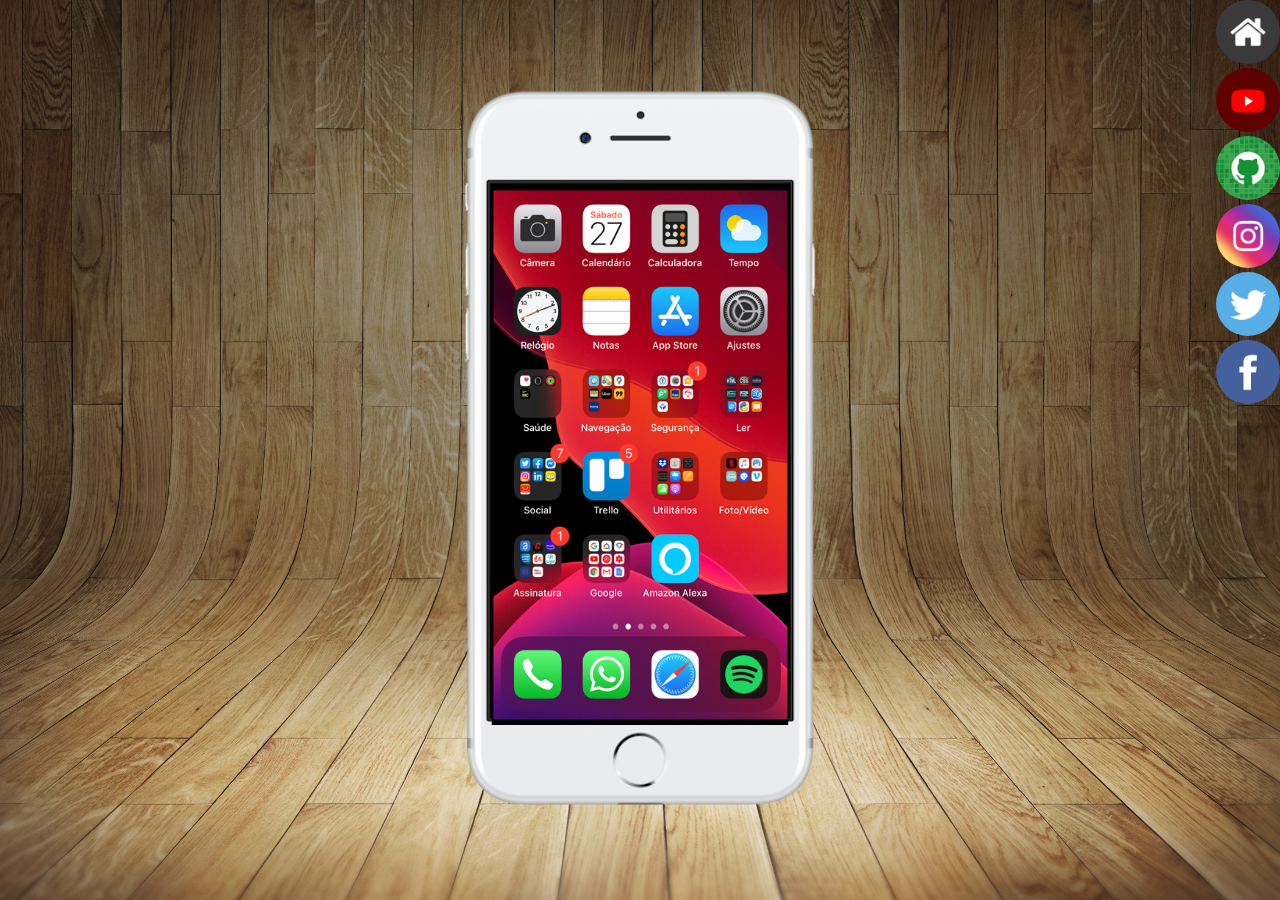
<file: index.html>
<!DOCTYPE html>
<html lang="pt-br">
<head>
    <meta charset="UTF-8">
    <meta http-equiv="X-UA-Compatible" content="IE=edge">
    <meta name="viewport" content="width=device-width, initial-scale=1.0">
    <title>Redes Sociais de ph-fullstack</title>
    <link rel="shortcut icon" href="imagens/favicon.ico" type="image/x-icon">
    <link rel="stylesheet" href="style/style.css">
</head>
<body>

    <main>

        <img src="imagens/frame-iphone.png" alt="iphone" class="iphone">

        <iframe src="telas/home.html" name="iframe" class="tela">
            <p style="color: white;">Seu navegador não é compatível com iframes</p>
        </iframe>

    </main>

    <nav>
        <ul>
            <li>
                <a href="telas/home.html" target="iframe"><img src="imagens/logo-home.jpg" alt="home" class="icones"></a>
            </li>

            <li>
                <a href="telas/youtube.html" target="iframe"><img src="imagens/logo-youtube.jpg" alt="youtube" class="icones"></a>
            </li>

            <li>
                <a href="telas/github.html" target="iframe"><img src="imagens/logo-github.jpg" alt="github" class="icones"></a>
            </li>

            <li>
                <a href="telas/instagram.html" target="iframe"><img src="imagens/logo-instagram.jpg" alt="instagram" class="icones"></a>
            </li>

            <li>
                <a href="telas/twitter.html" target="iframe"><img src="imagens/logo-twitter.jpg" alt="twitter" class="icones"></a>
            </li>

            <li>
                <a href="telas/facebook.html" target="iframe"><img src="imagens/logo-facebook.jpg" alt="facebook" class="icones"></a>
            </li>
        </ul>
    </nav>
</body>
</html>
</file>
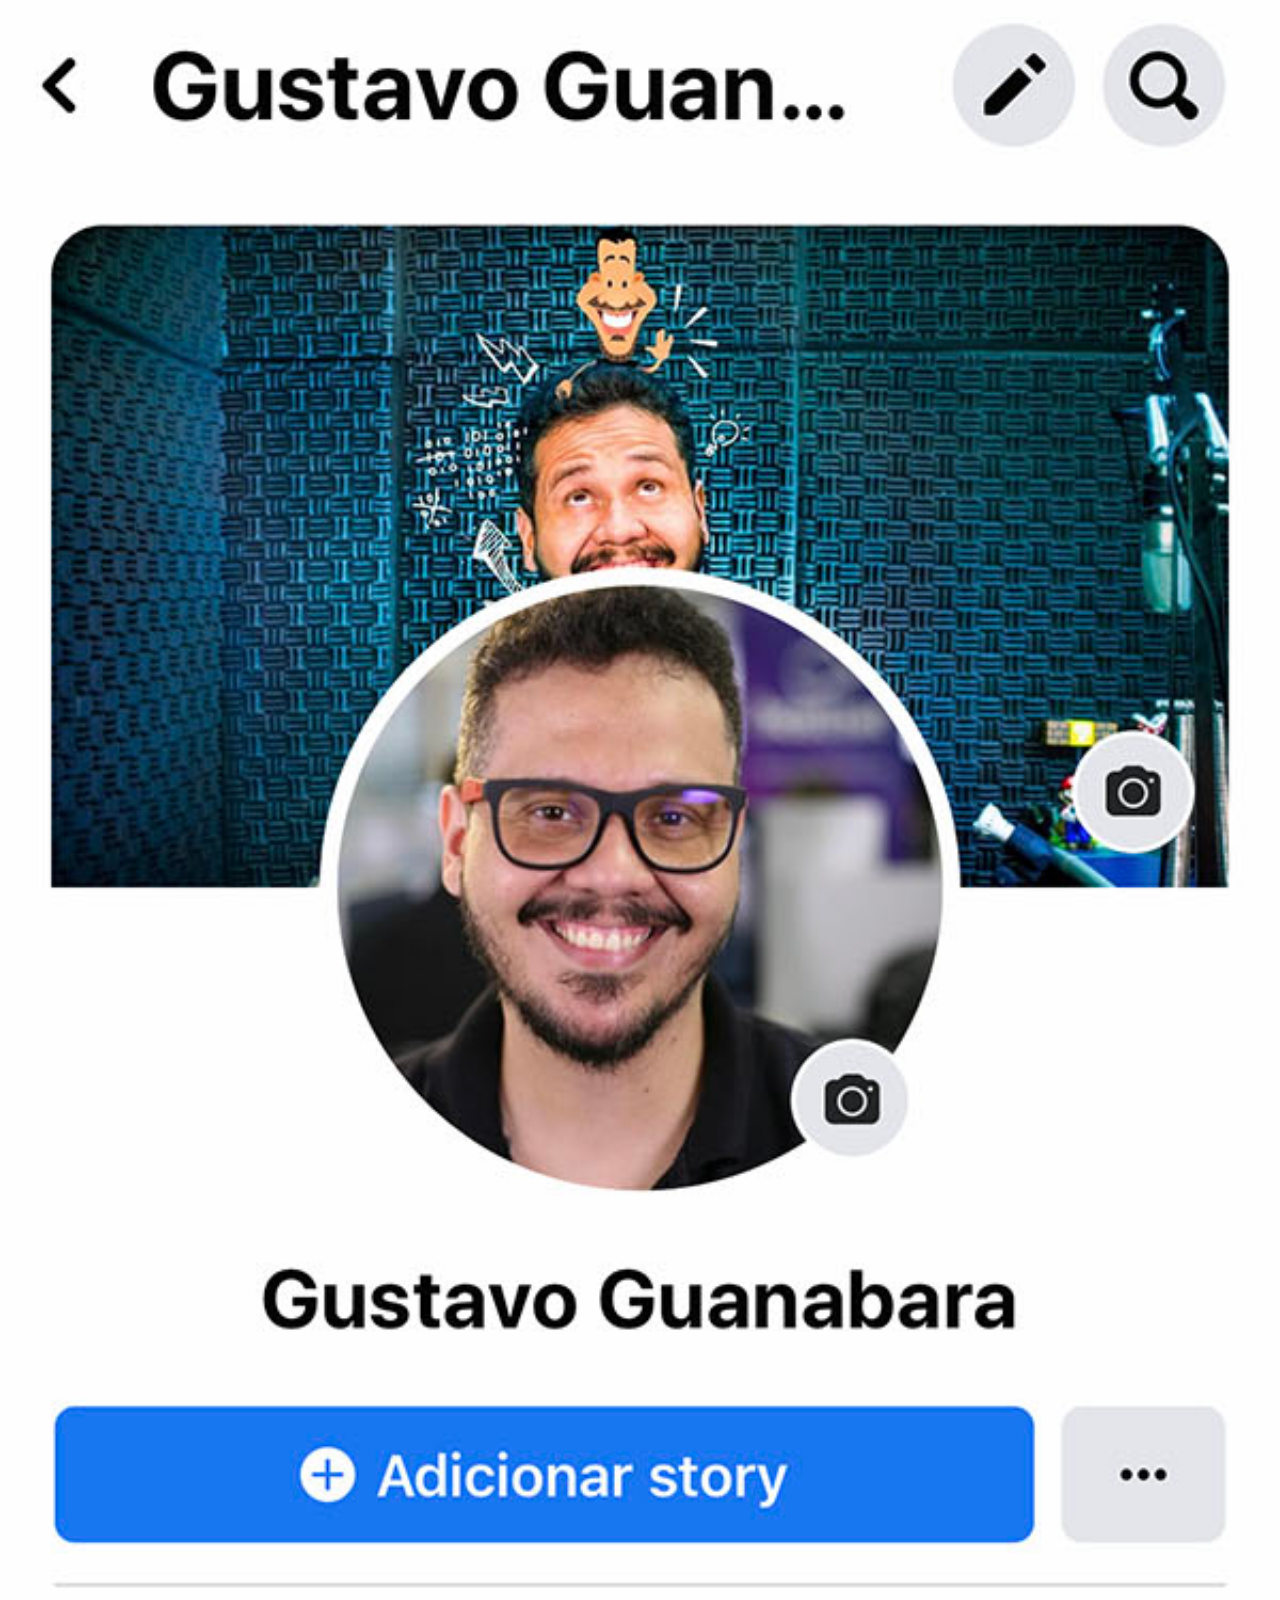
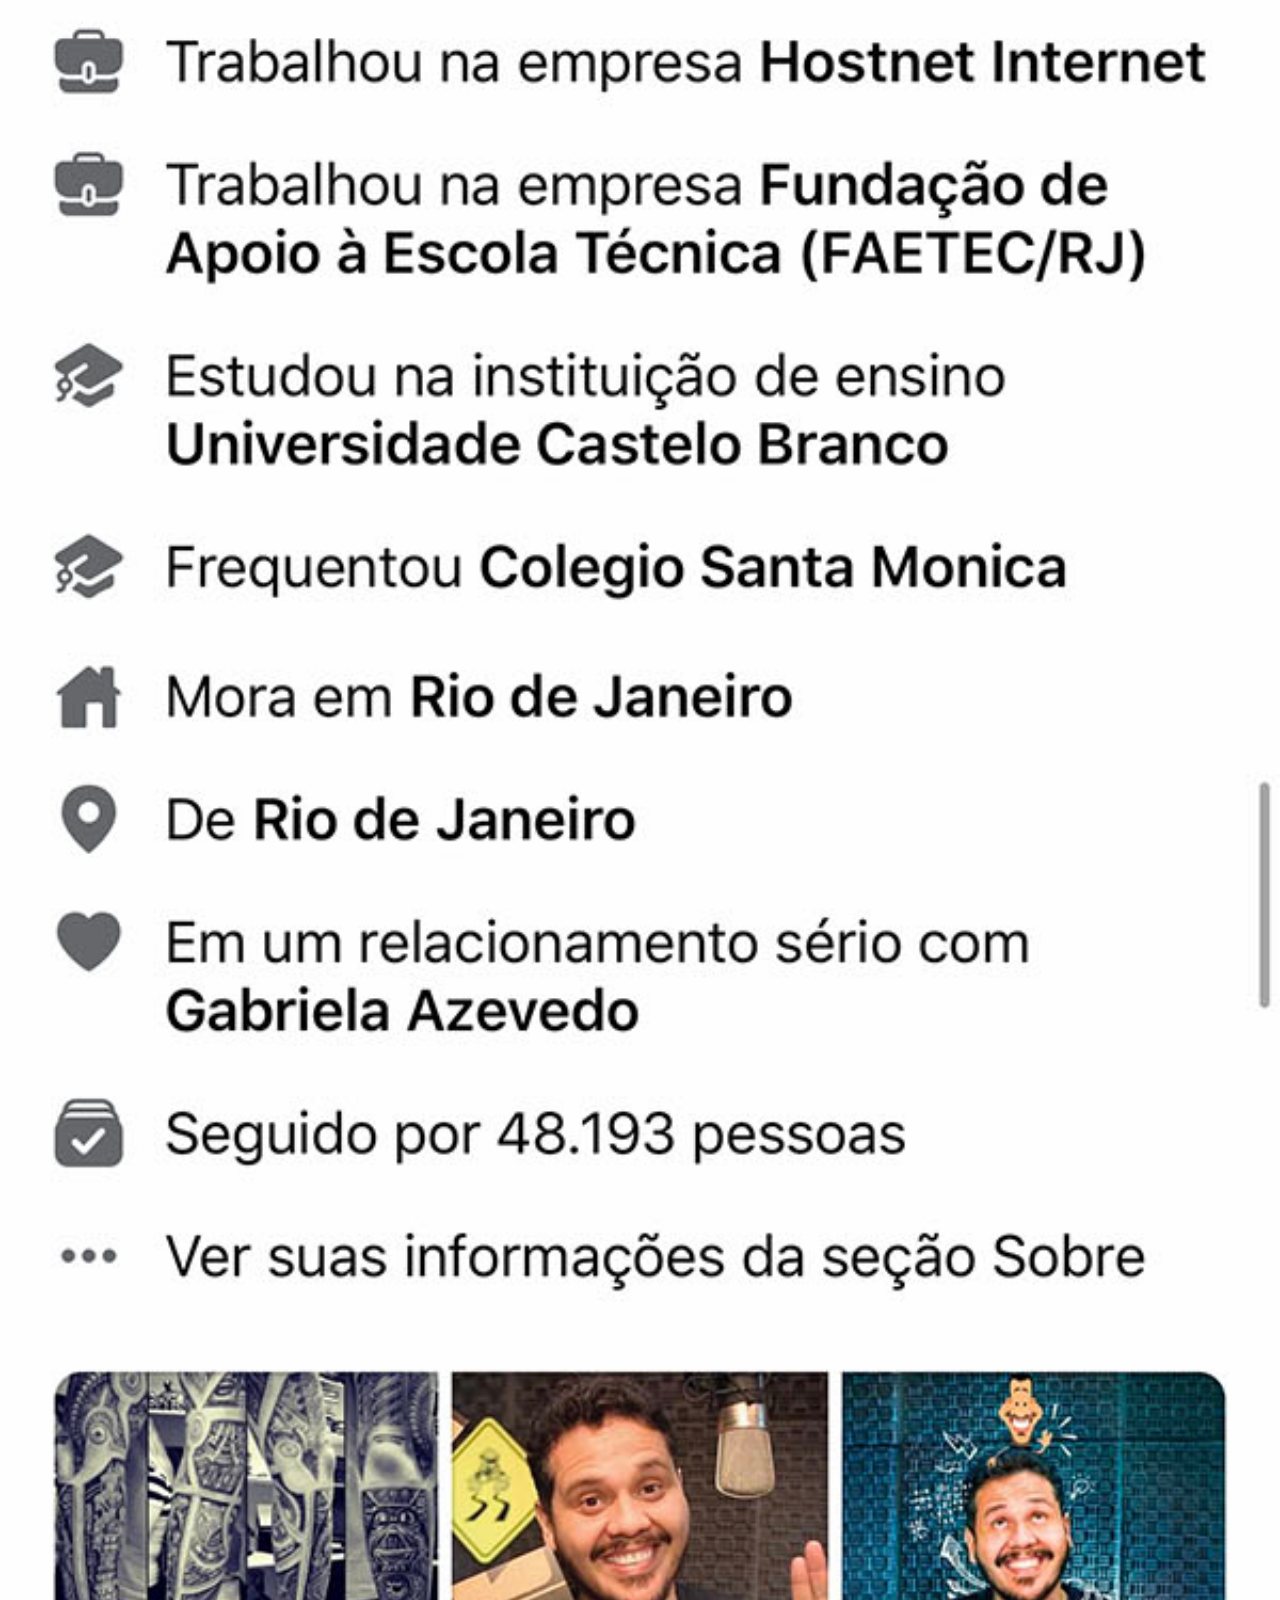
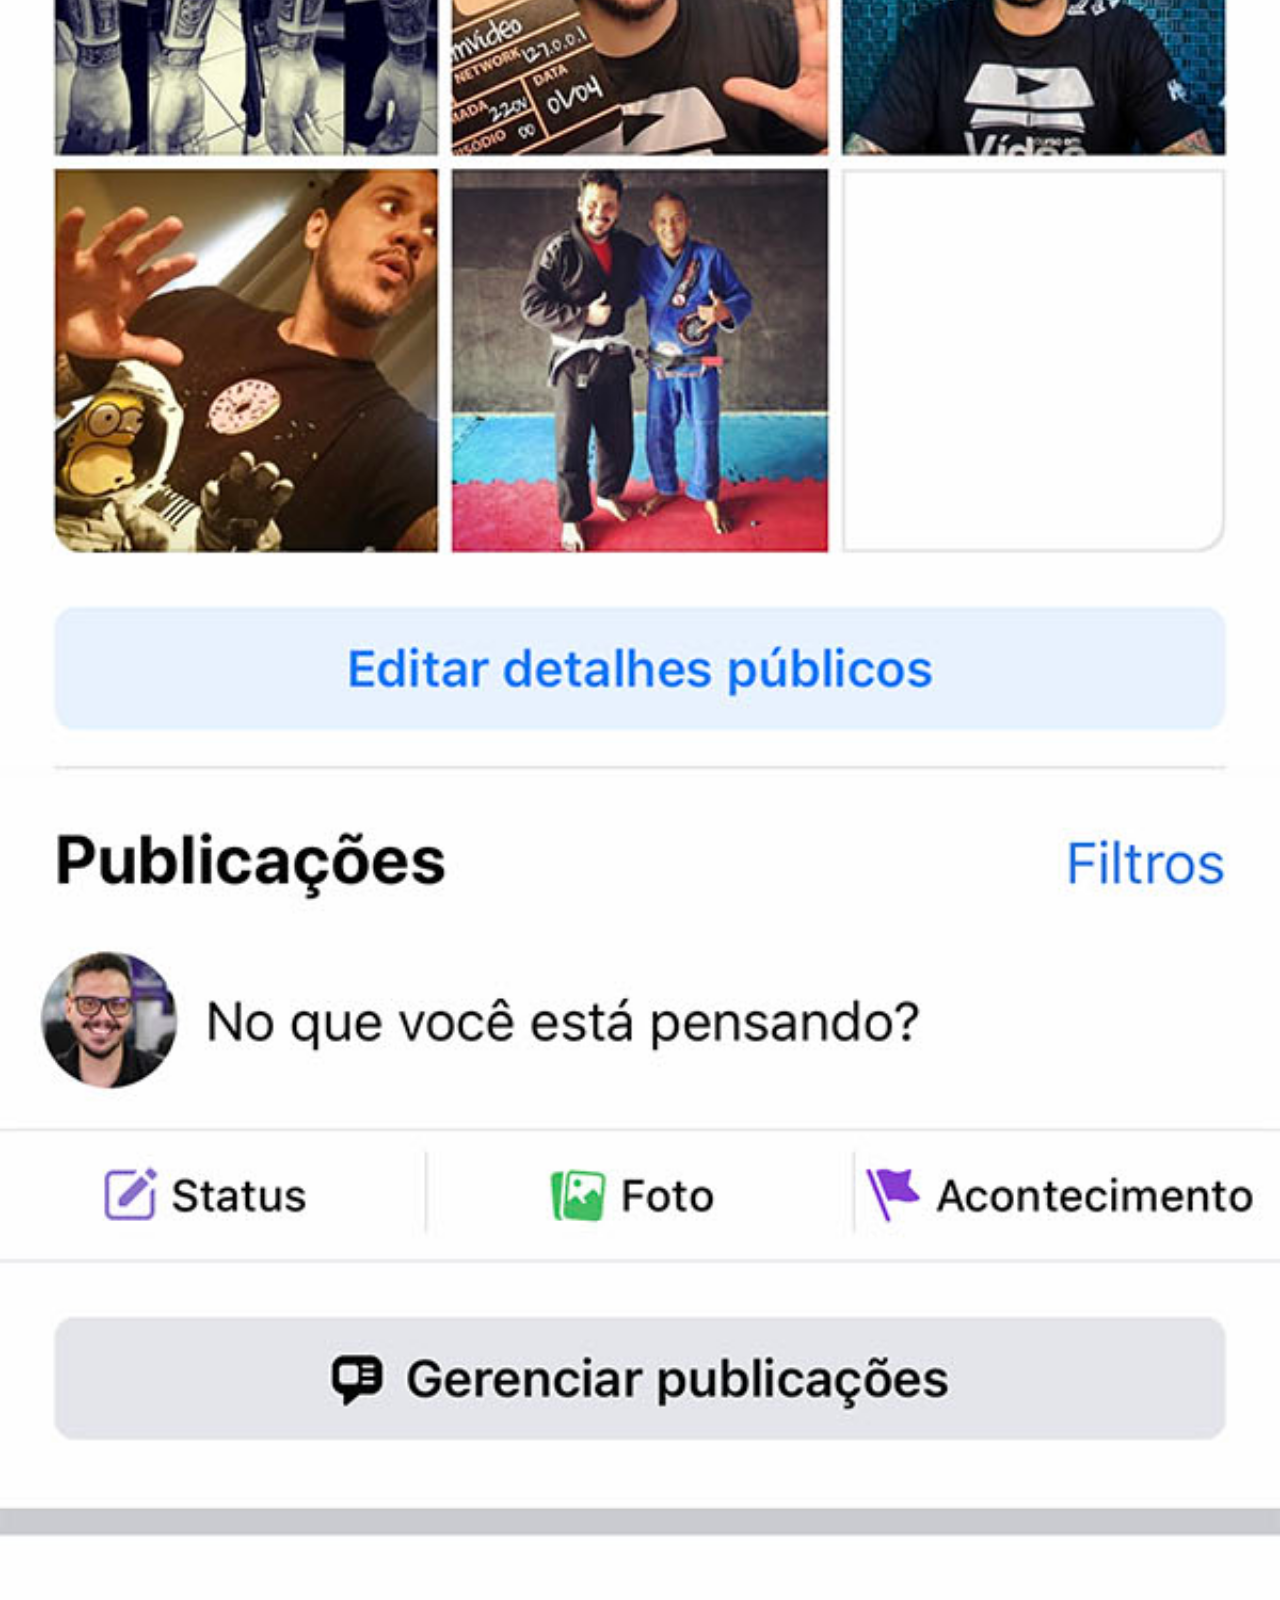
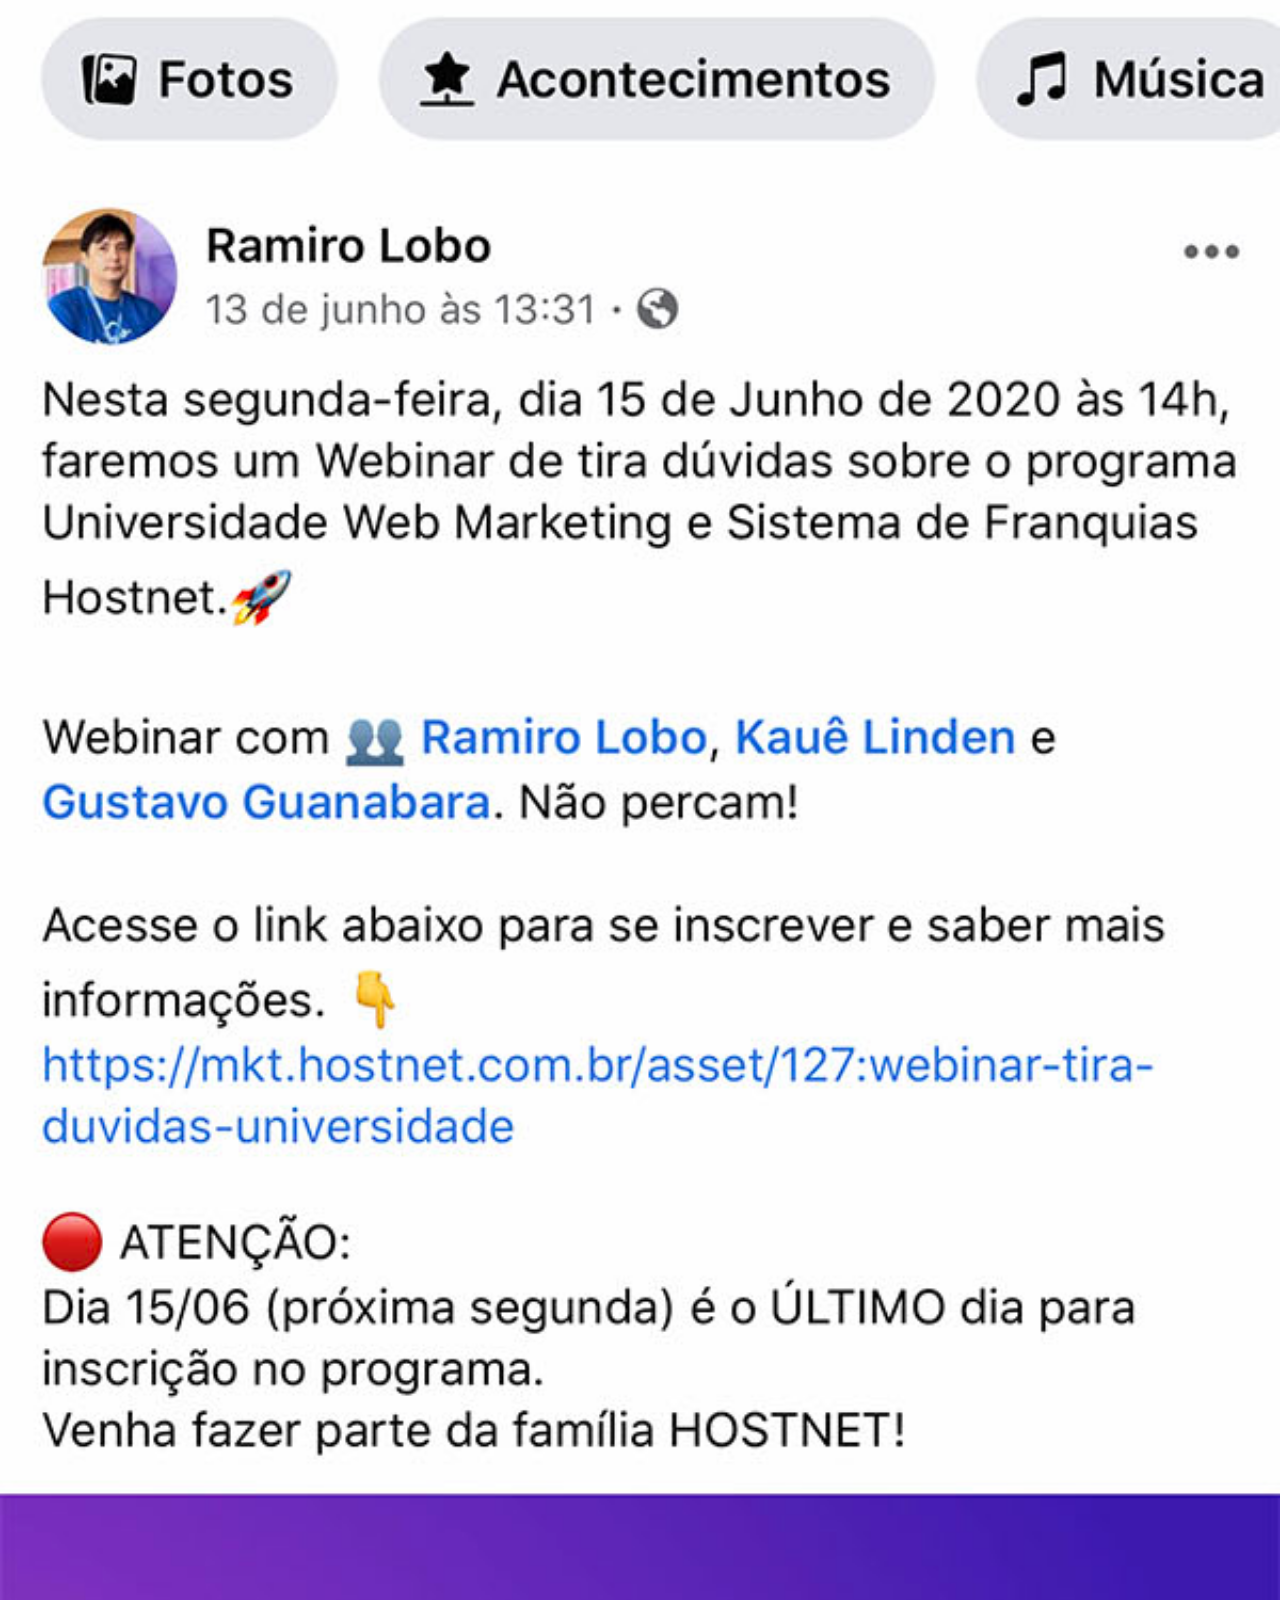
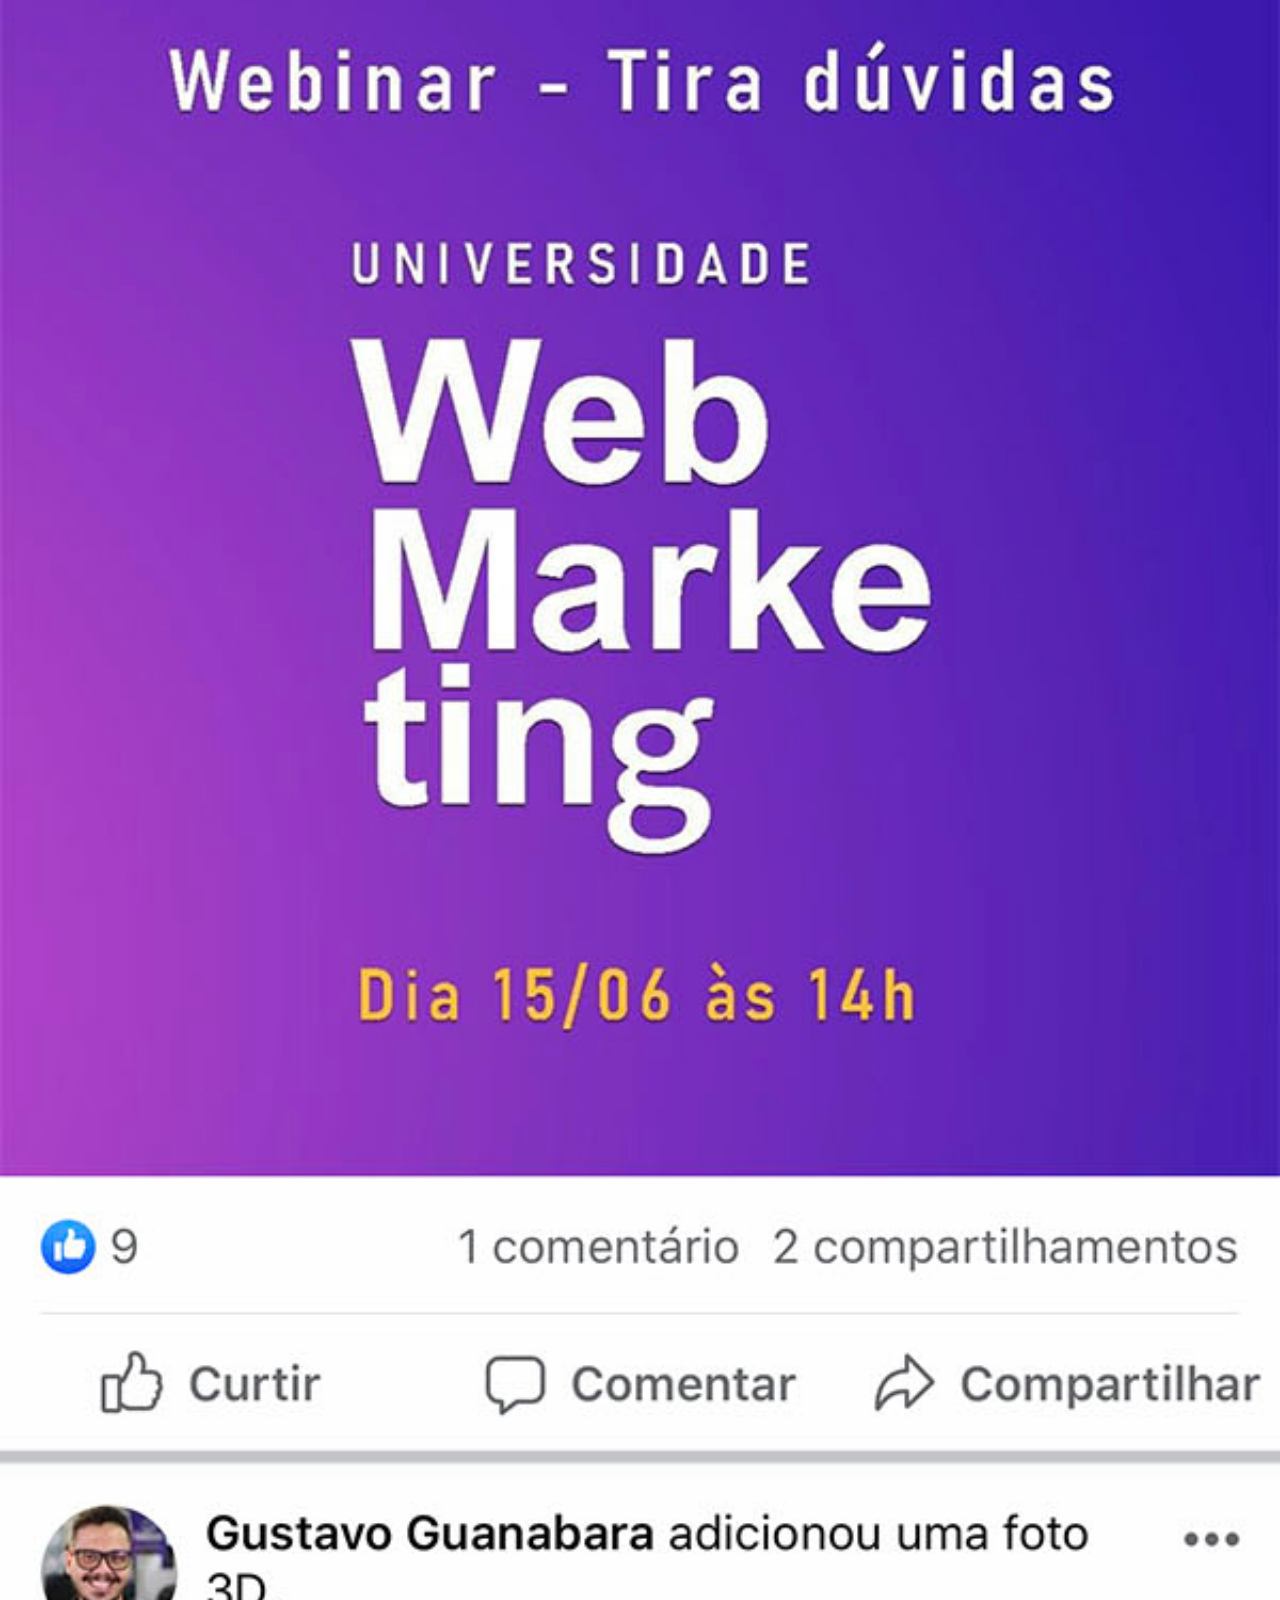
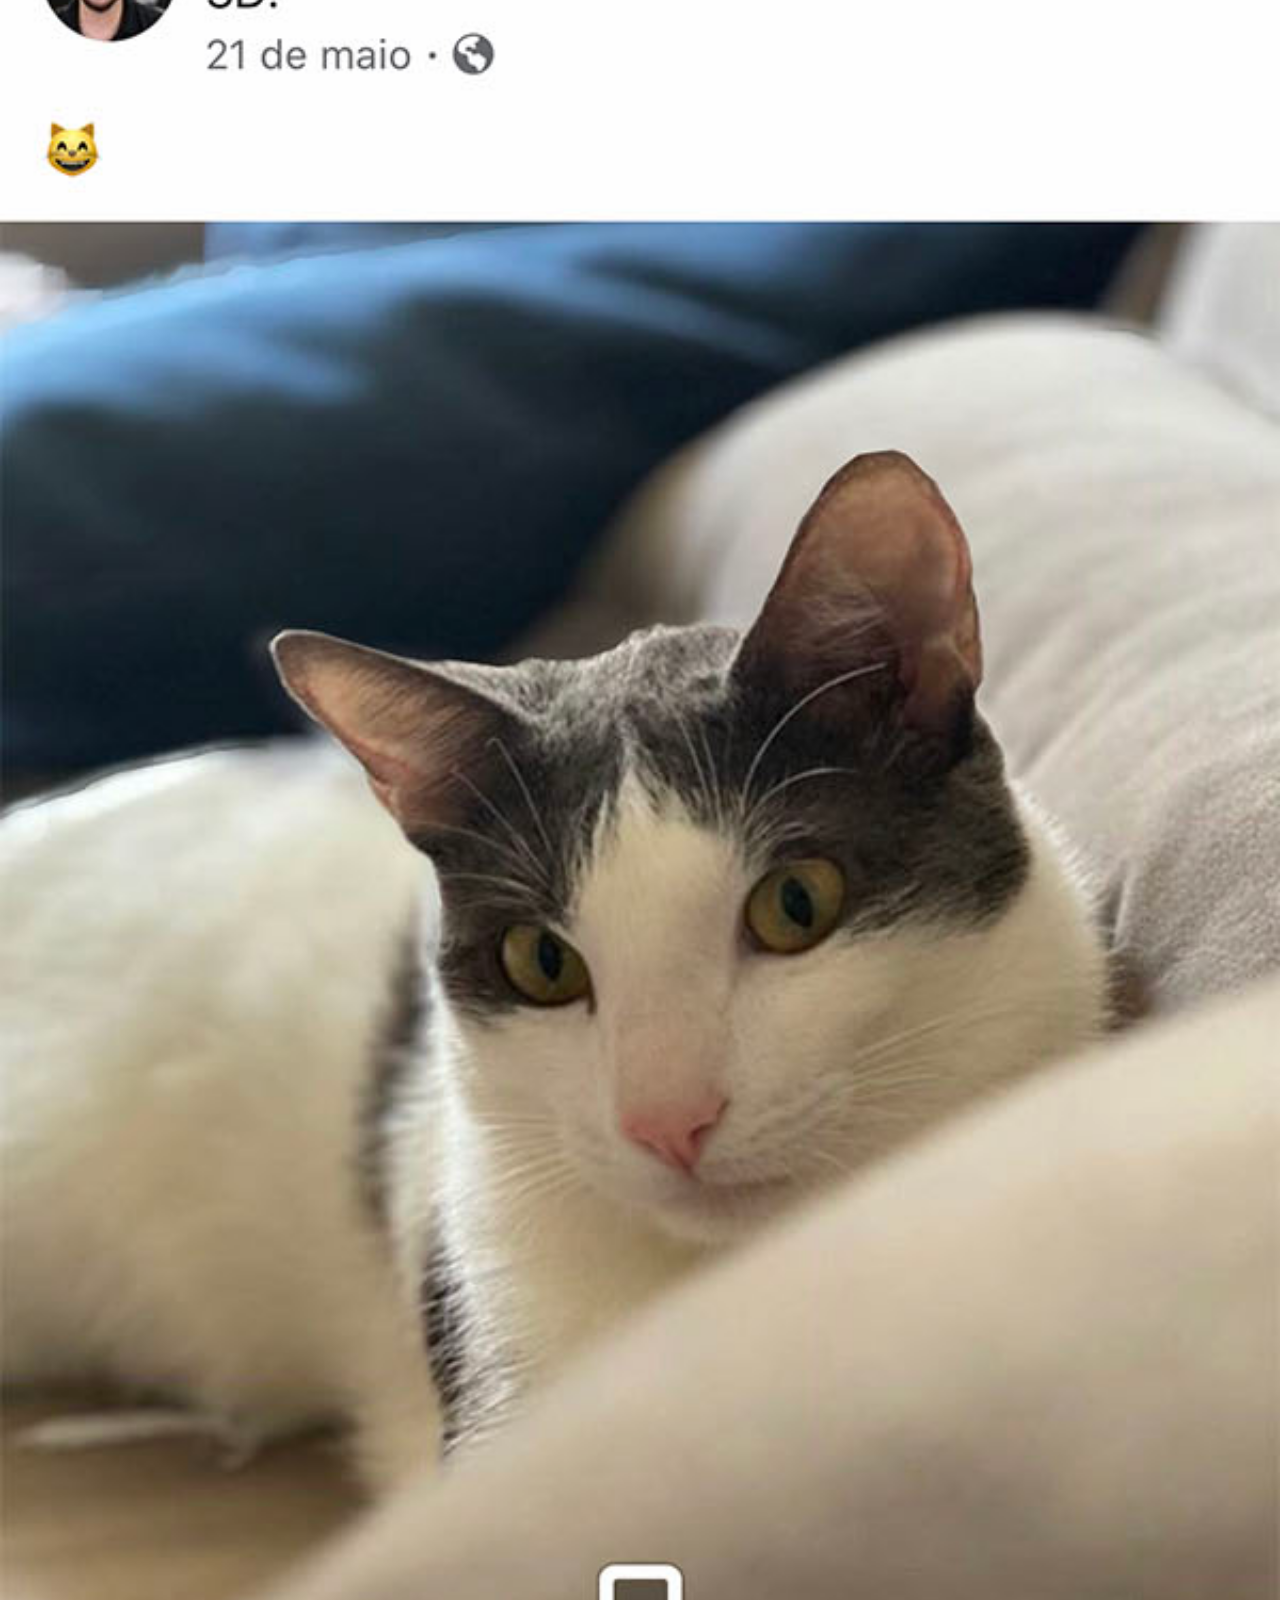
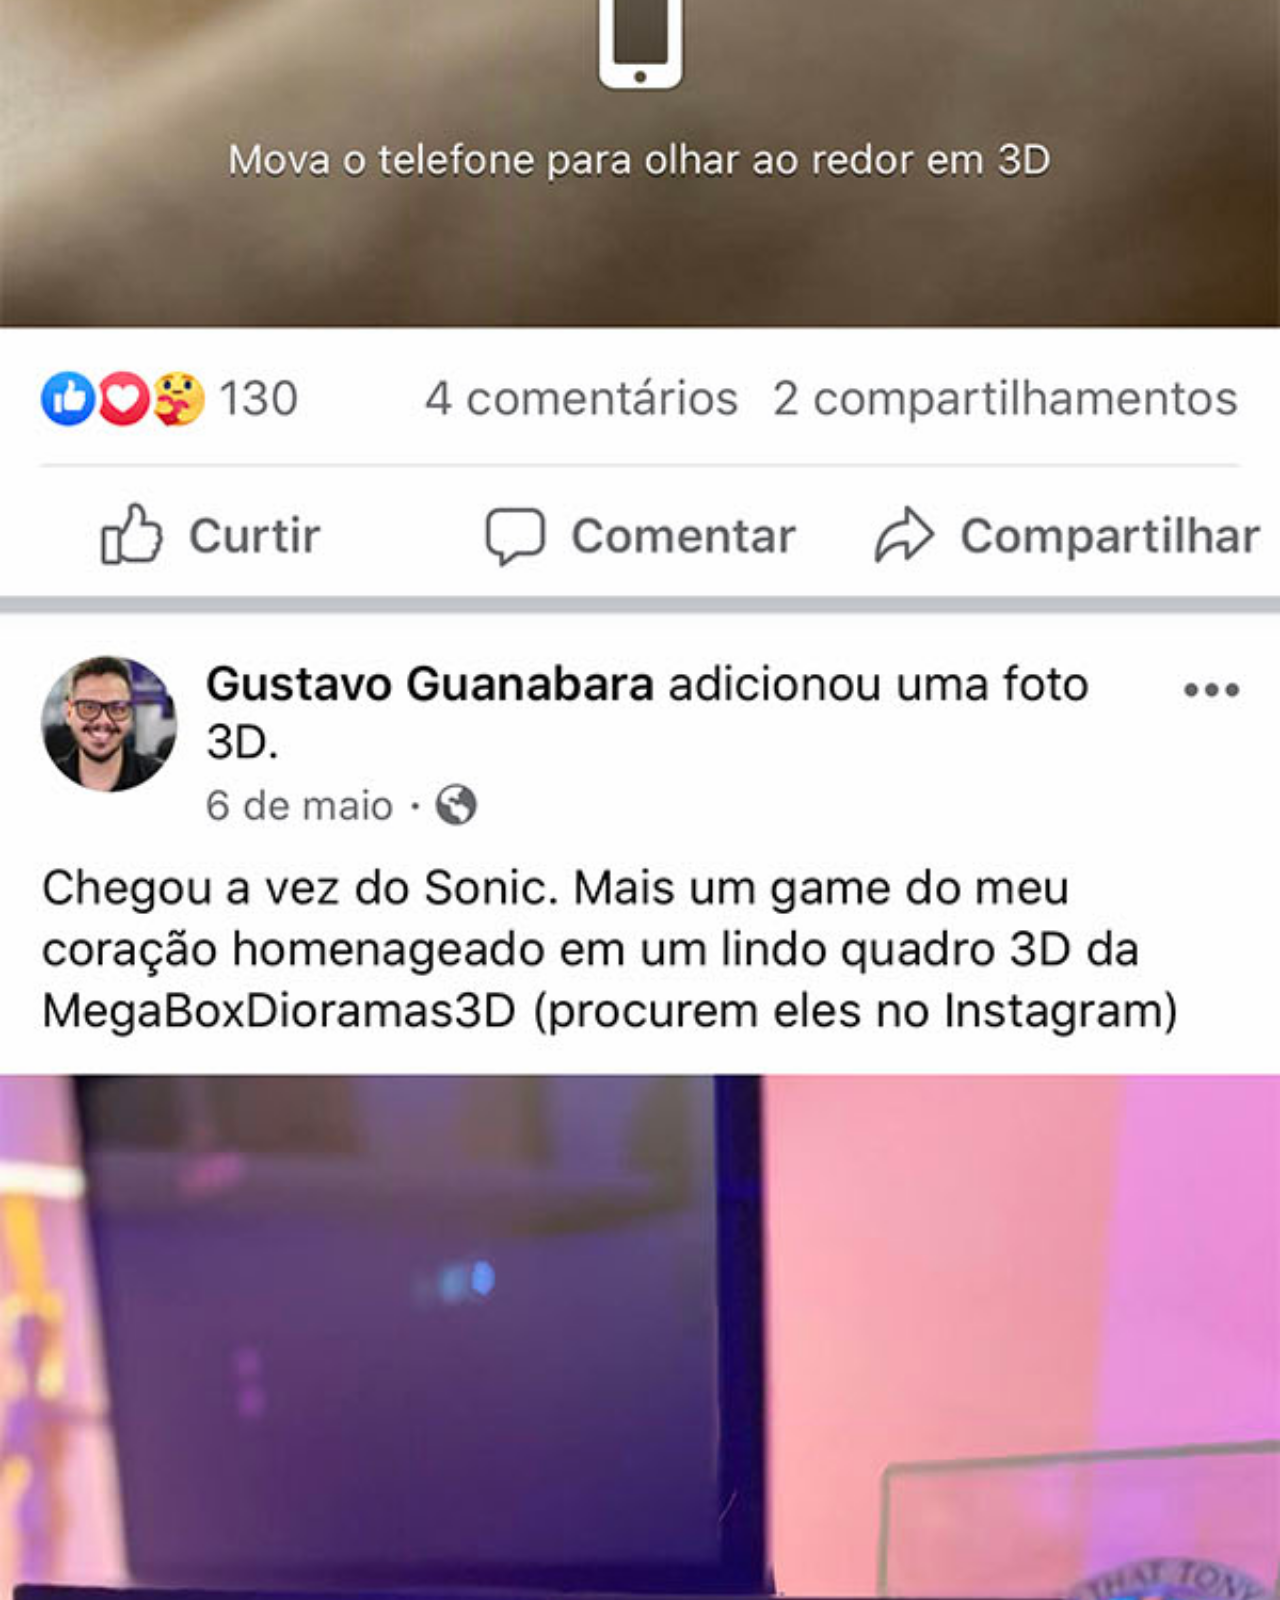
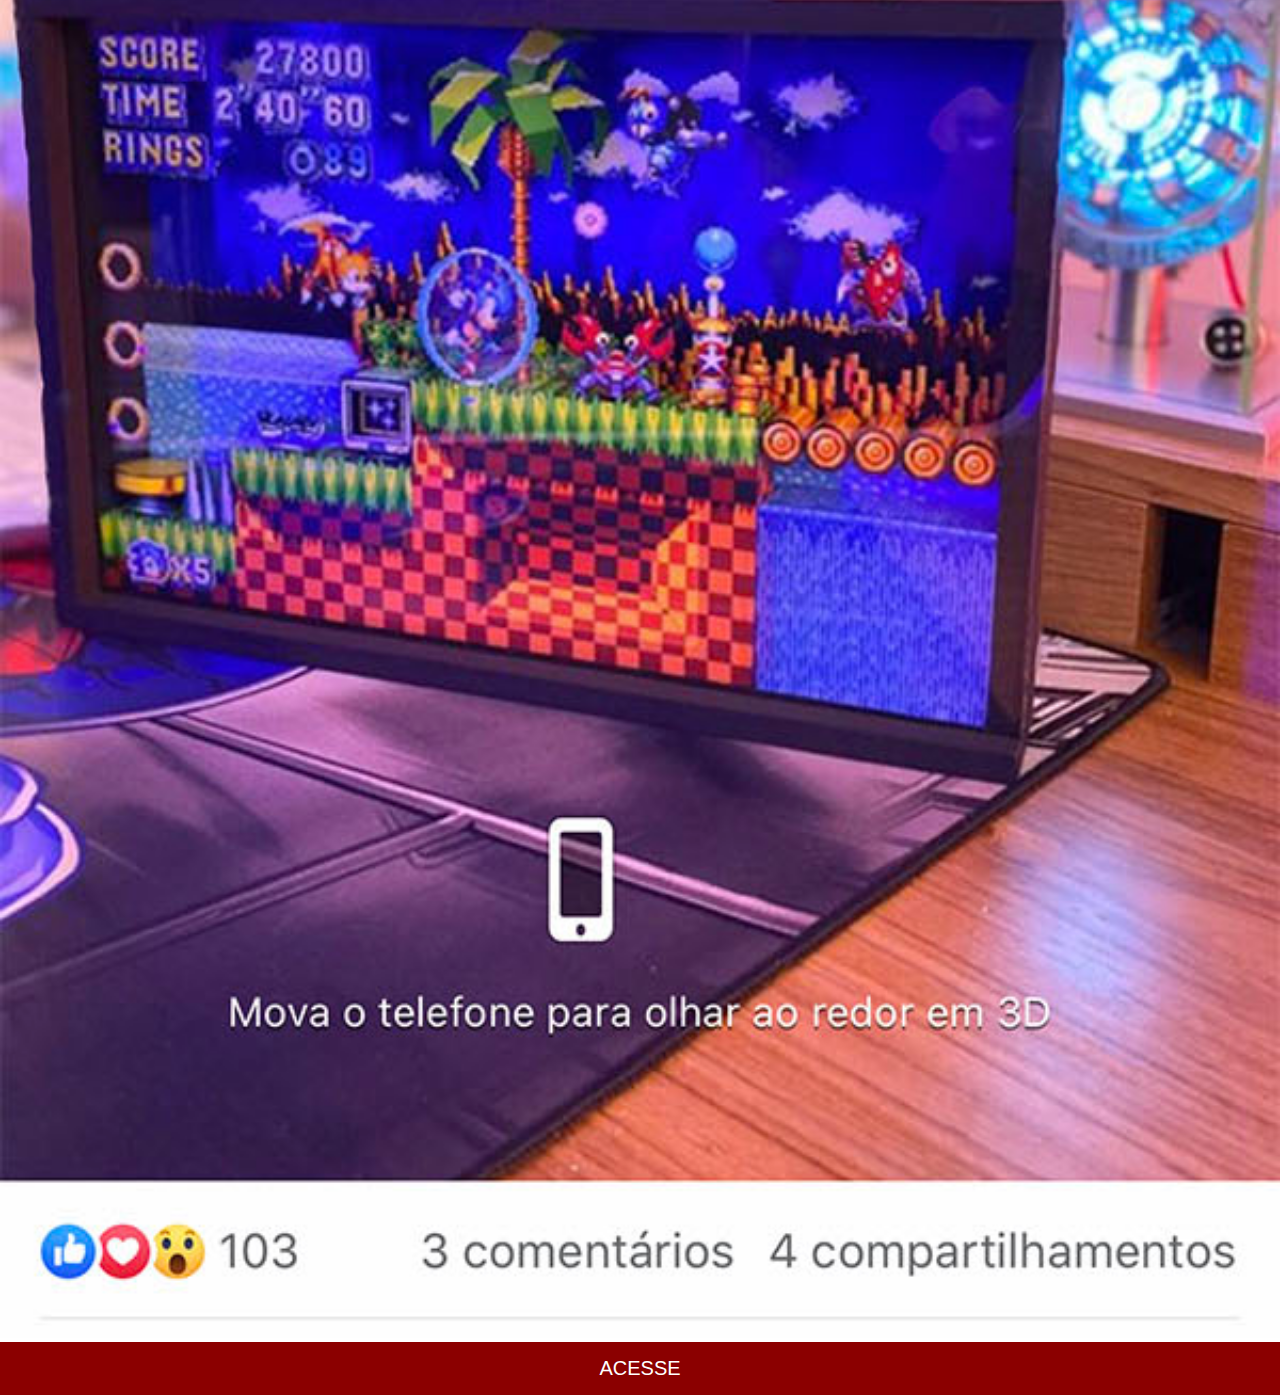
<file: telas/facebook.html>
<!DOCTYPE html>
<html lang="pt-br">
<head>
    <meta charset="UTF-8">
    <meta http-equiv="X-UA-Compatible" content="IE=edge">
    <meta name="viewport" content="width=device-width, initial-scale=1.0">
    <title>Document</title>
    <link rel="stylesheet" href="../style/facebook.css">
</head>
<body>

    <main>
        <img src="../imagens/tela-facebook.jpg" alt="página do facebook">
        <a href="https://www.facebook.com/gustavoguanabara" target="_blank" rel="external">
            <div>
                <p>ACESSE</p>
            </div>
        </a>
    </main>

</body>
</html>
</file>
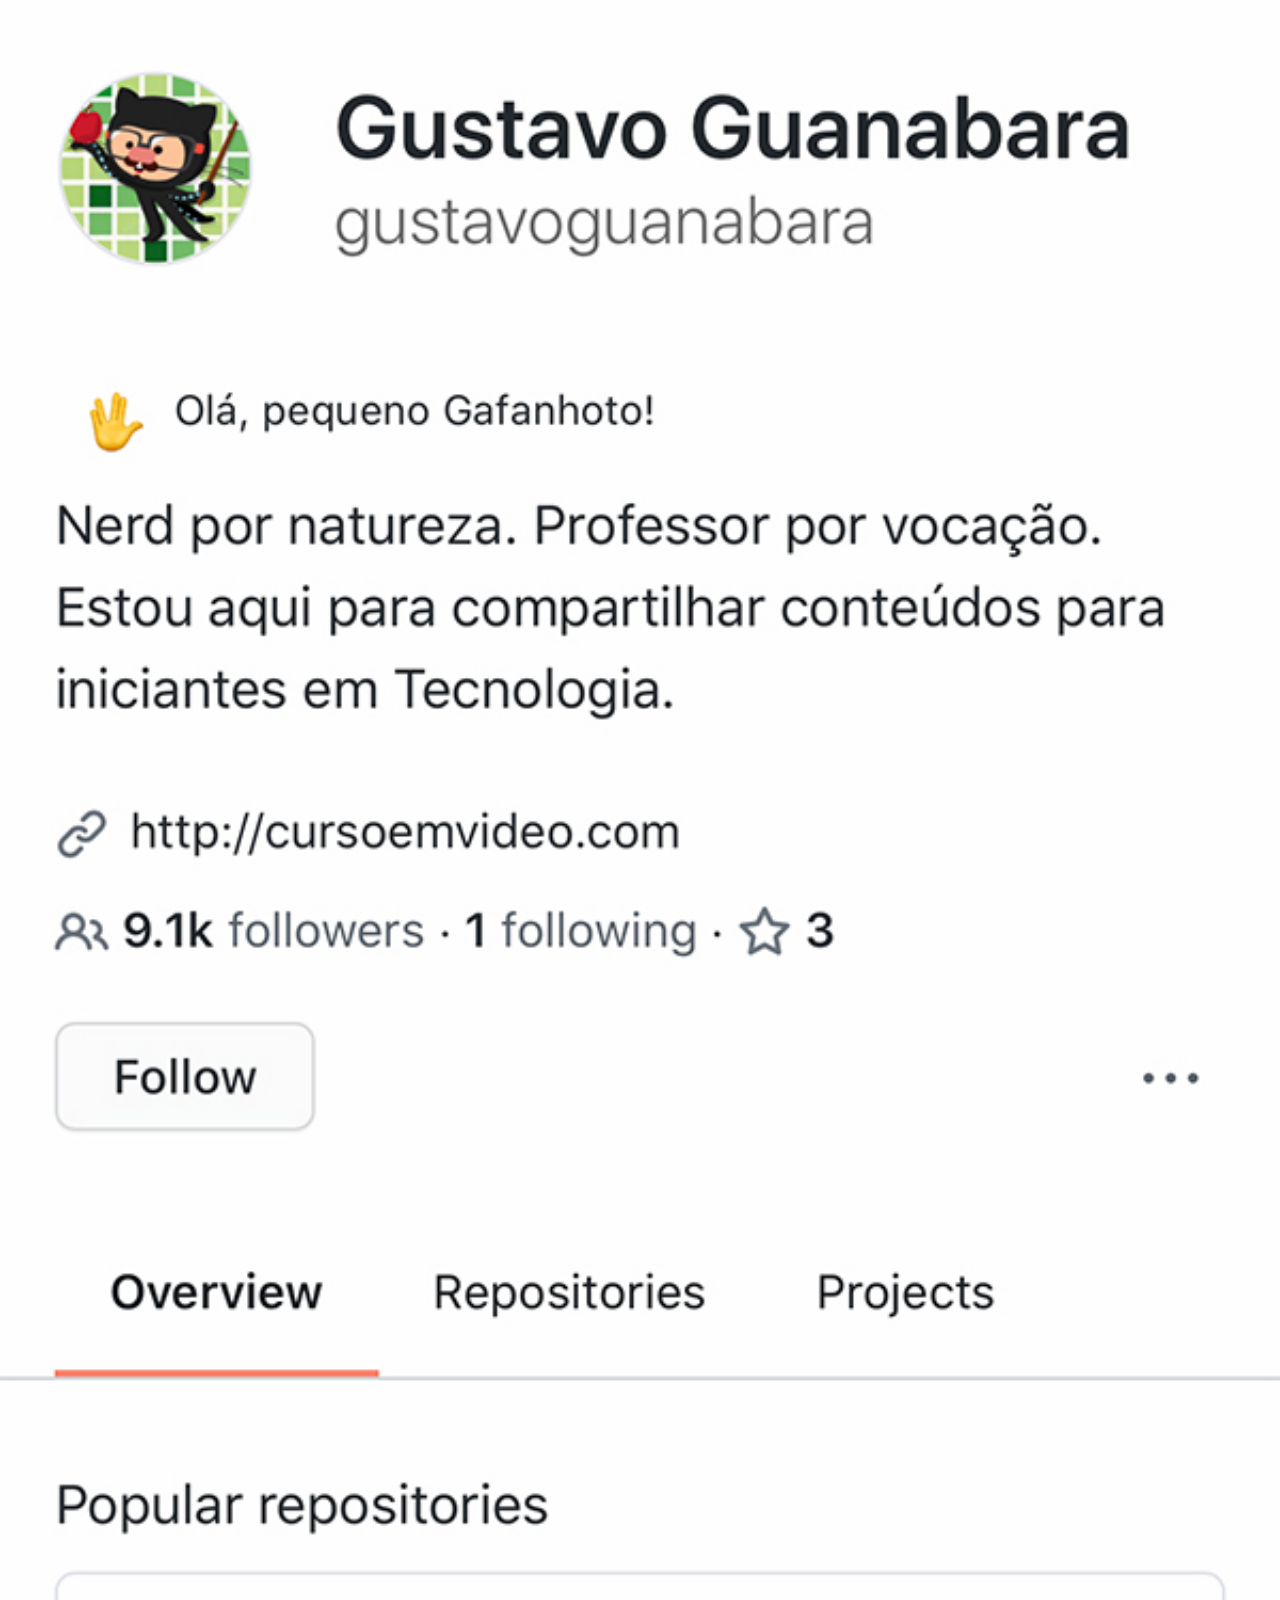
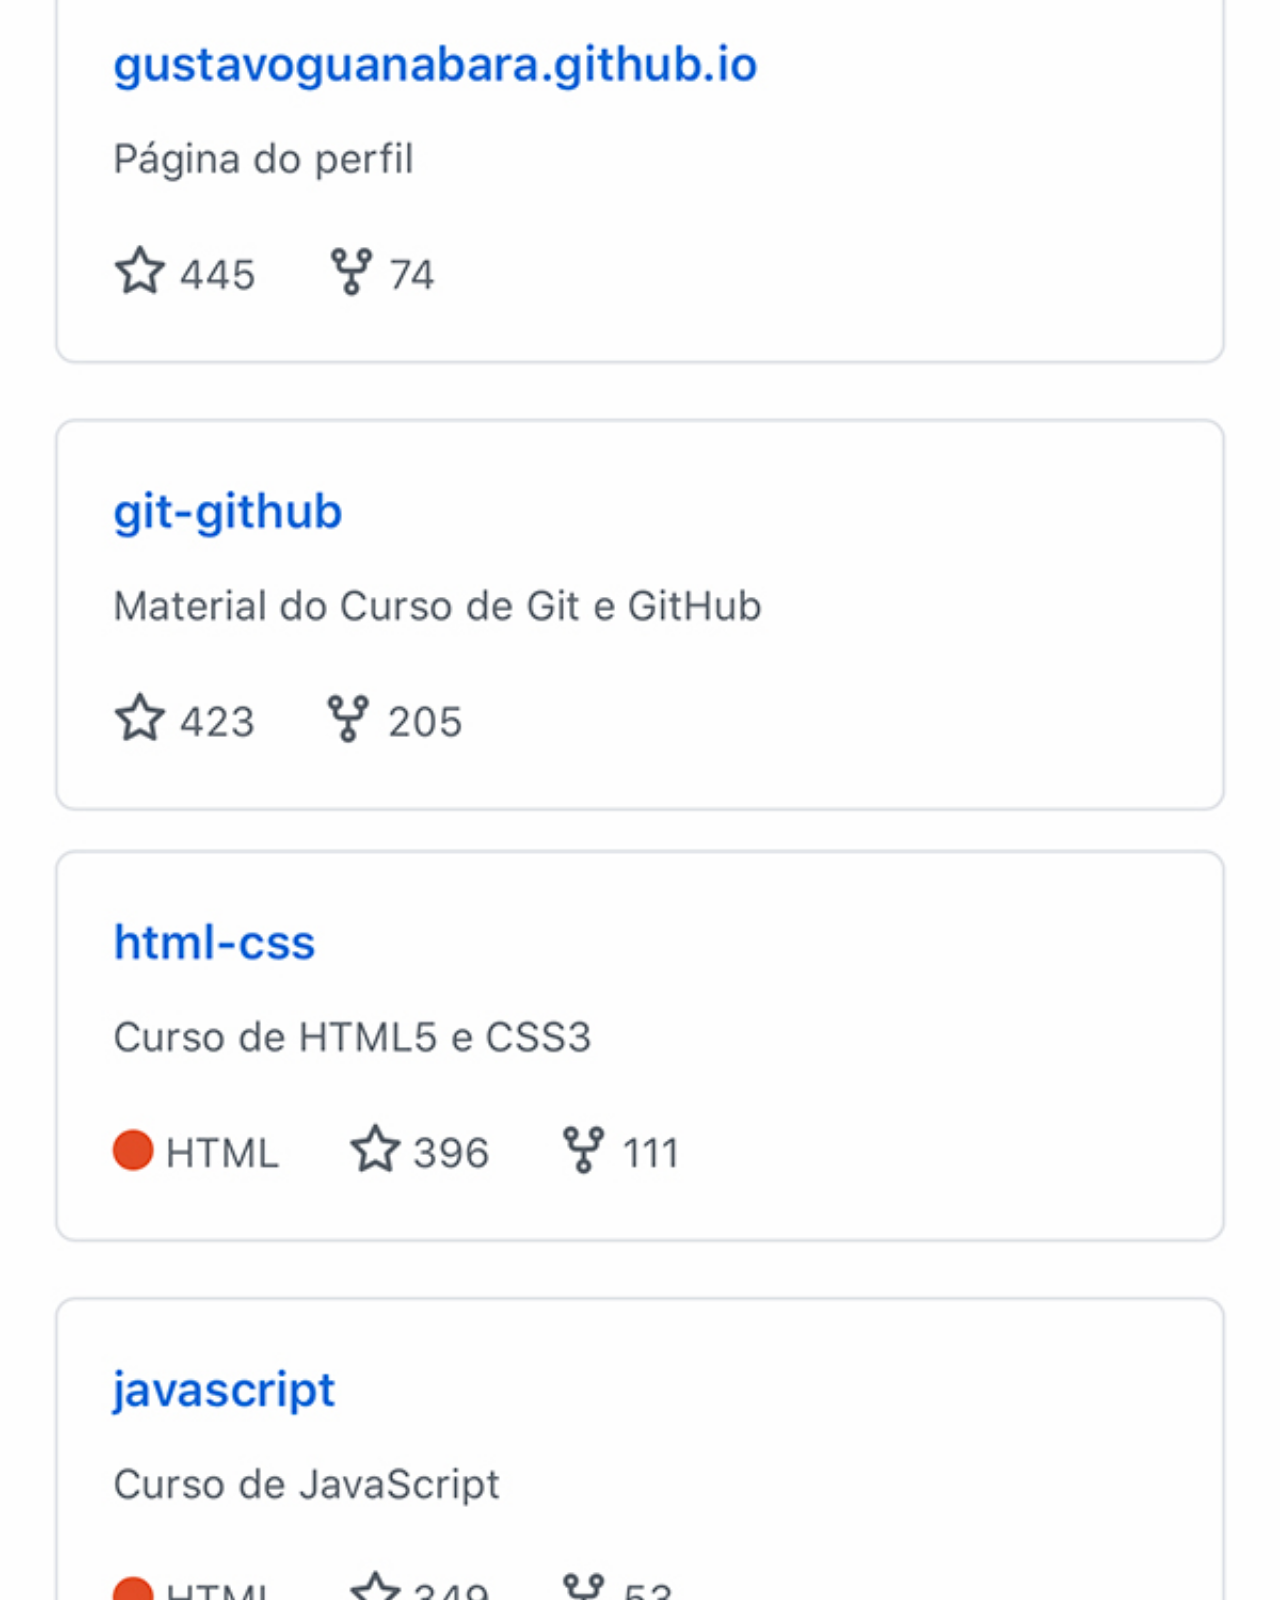
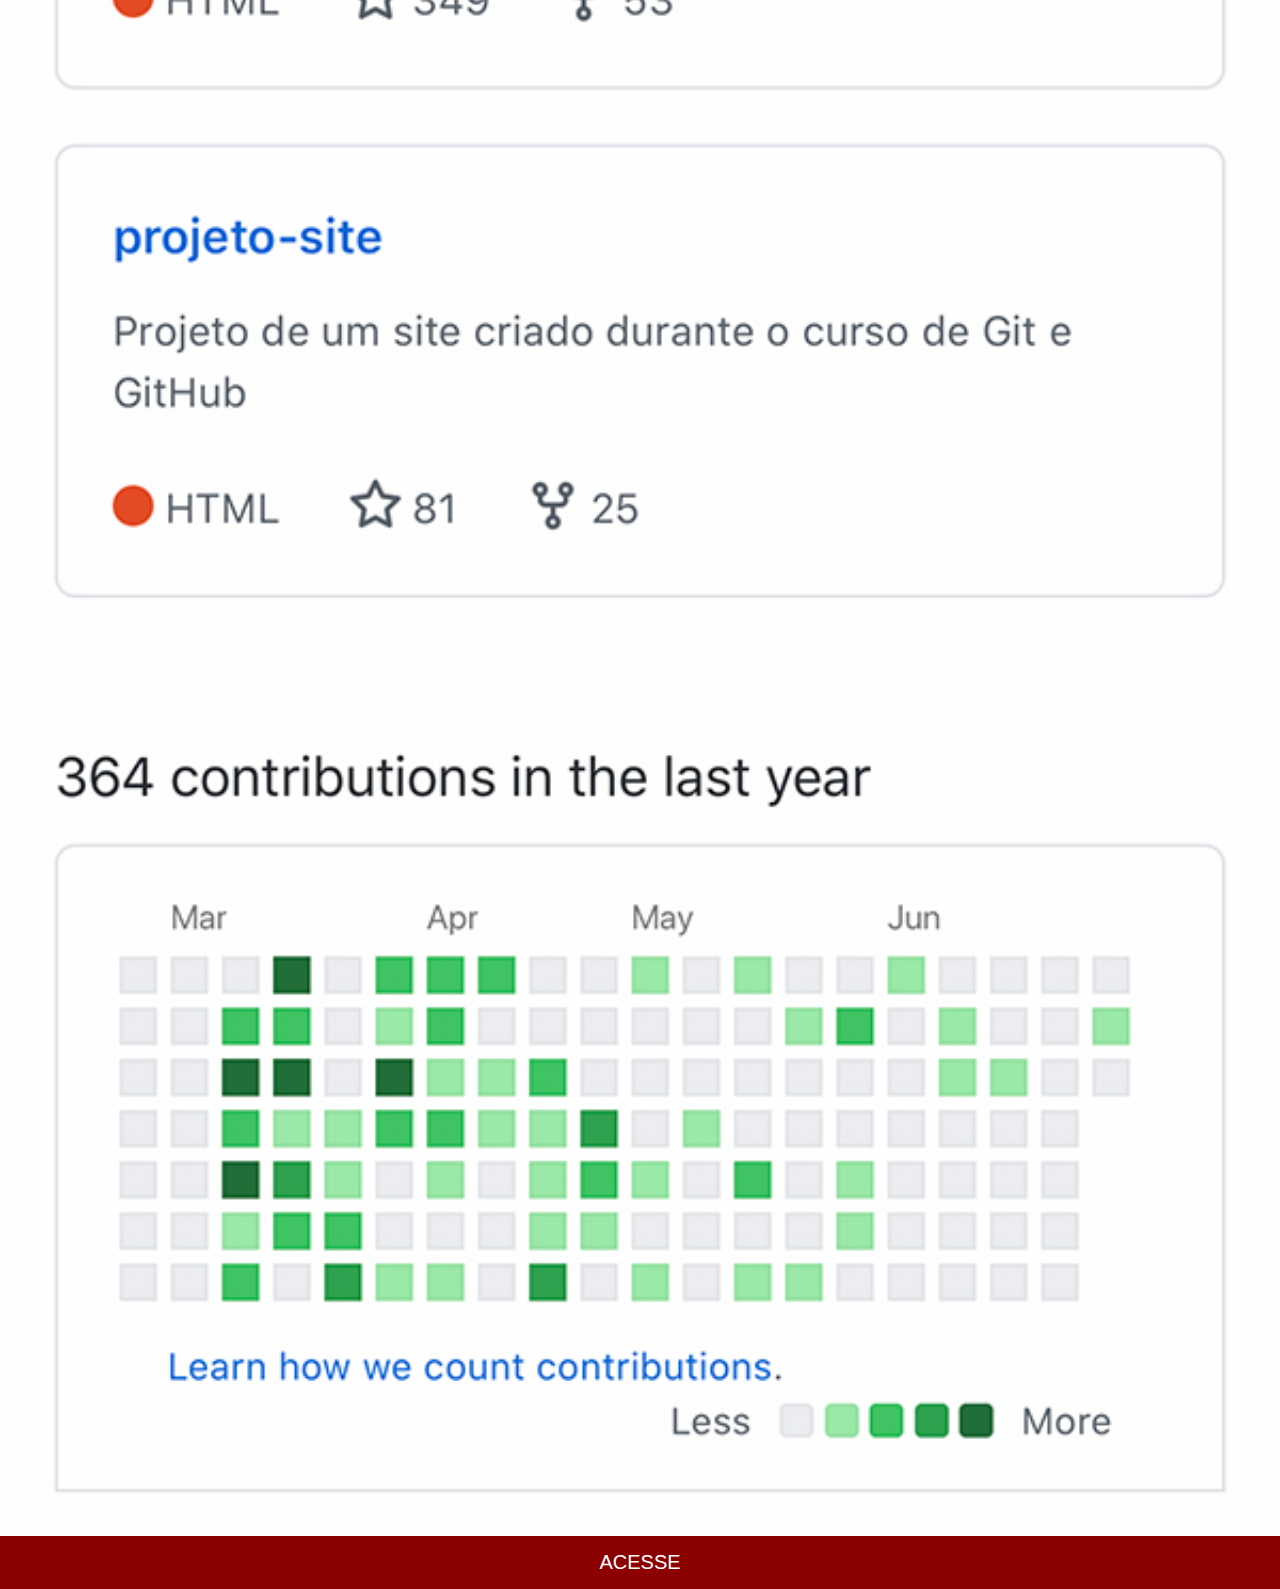
<file: telas/github.html>
<!DOCTYPE html>
<html lang="pt-br">
<head>
    <meta charset="UTF-8">
    <meta http-equiv="X-UA-Compatible" content="IE=edge">
    <meta name="viewport" content="width=device-width, initial-scale=1.0">
    <title>Document</title>
    <link rel="stylesheet" href="../style/github.css">
</head>
<body>

    <main>
        <img src="../imagens/tela-github.jpg" alt="página do github">
        <a href="https://github.com/gustavoguanabara" target="_blank" rel="external">
            <div>
                <p>ACESSE</p>
            </div>
        </a>
    </main>

</body>
</html>
</file>
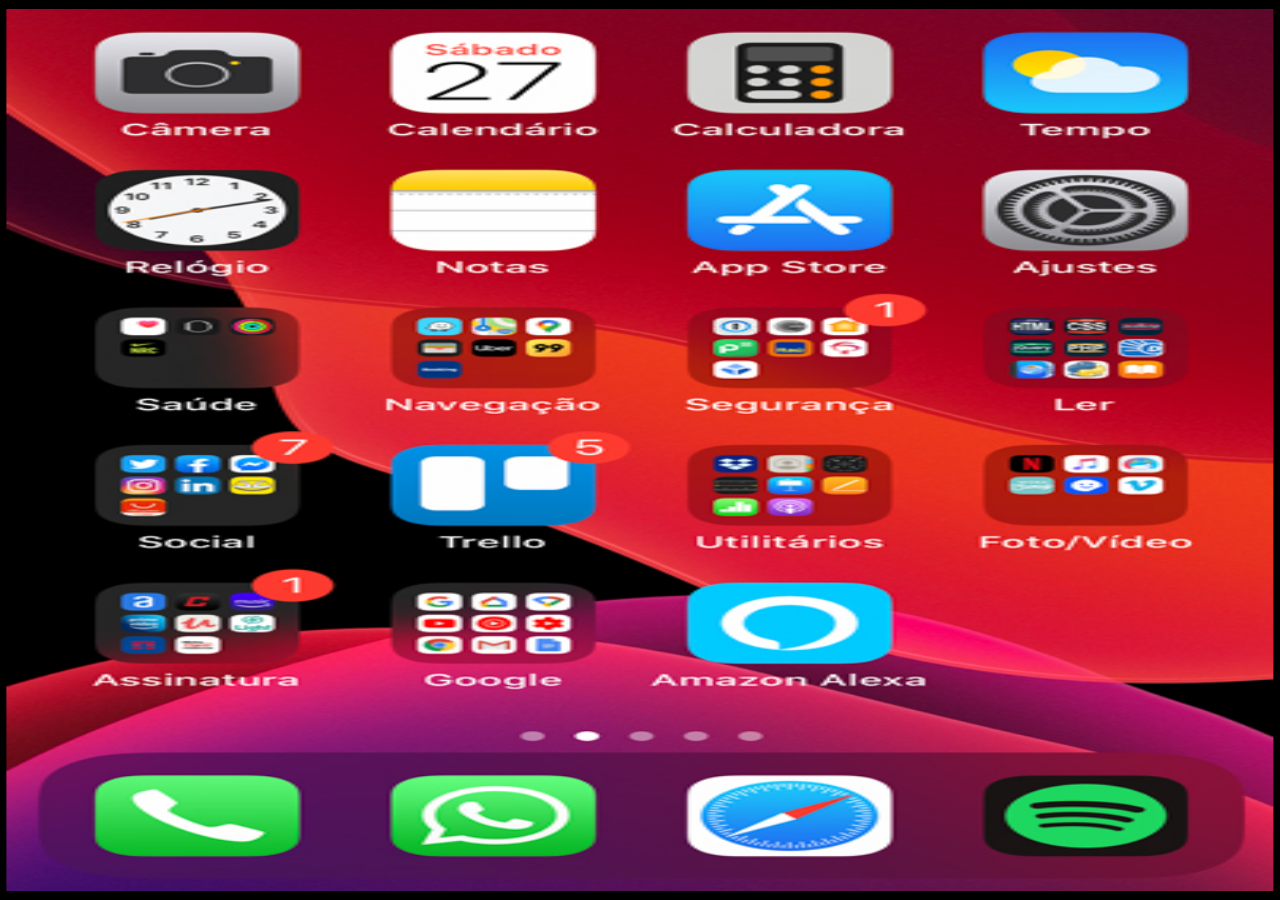
<file: telas/home.html>
<!DOCTYPE html>
<html lang="pt-br">
<head>
    <meta charset="UTF-8">
    <meta http-equiv="X-UA-Compatible" content="IE=edge">
    <meta name="viewport" content="width=device-width, initial-scale=1.0">
    <title>Document</title>
    <link rel="stylesheet" href="../style/home.css">
</head>
<body>

    <main>
        <img src="../imagens/tela-home.jpg" alt="página inicial">
    </main>

</body>
</html>
</file>
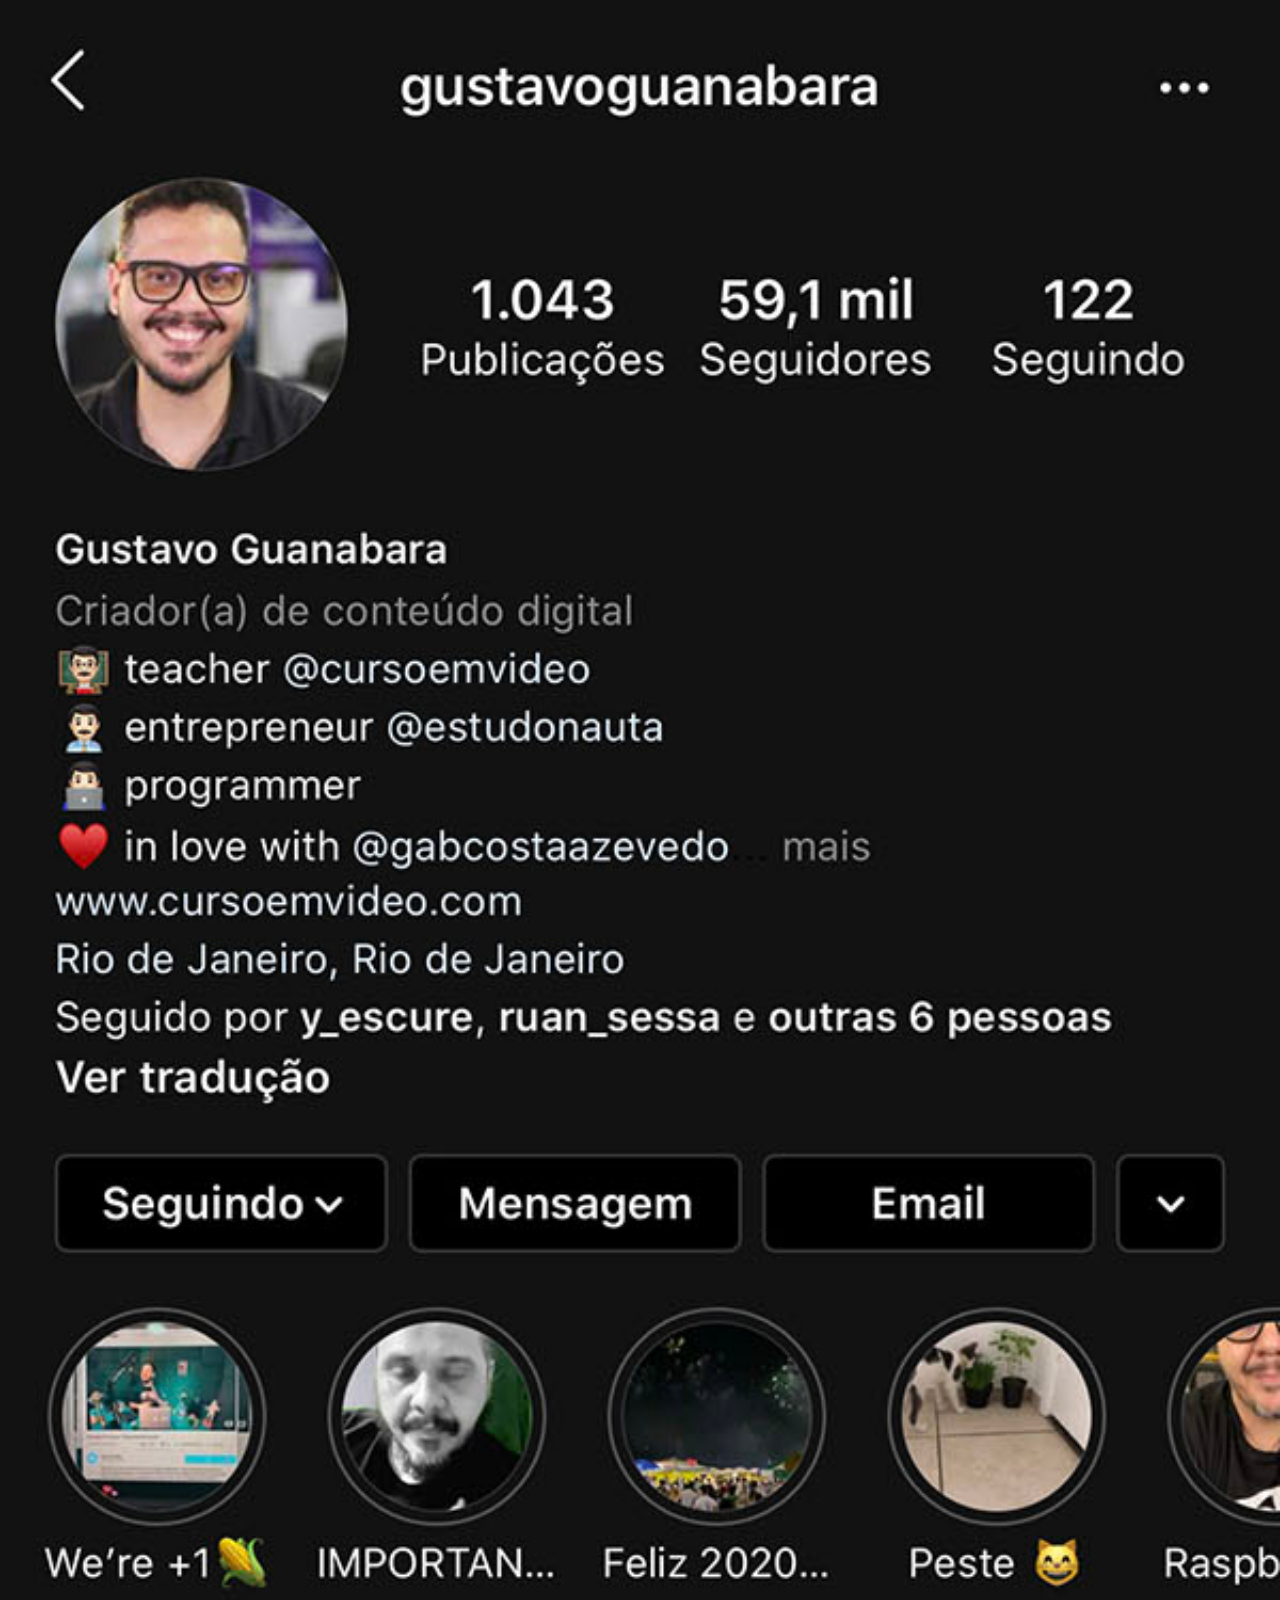
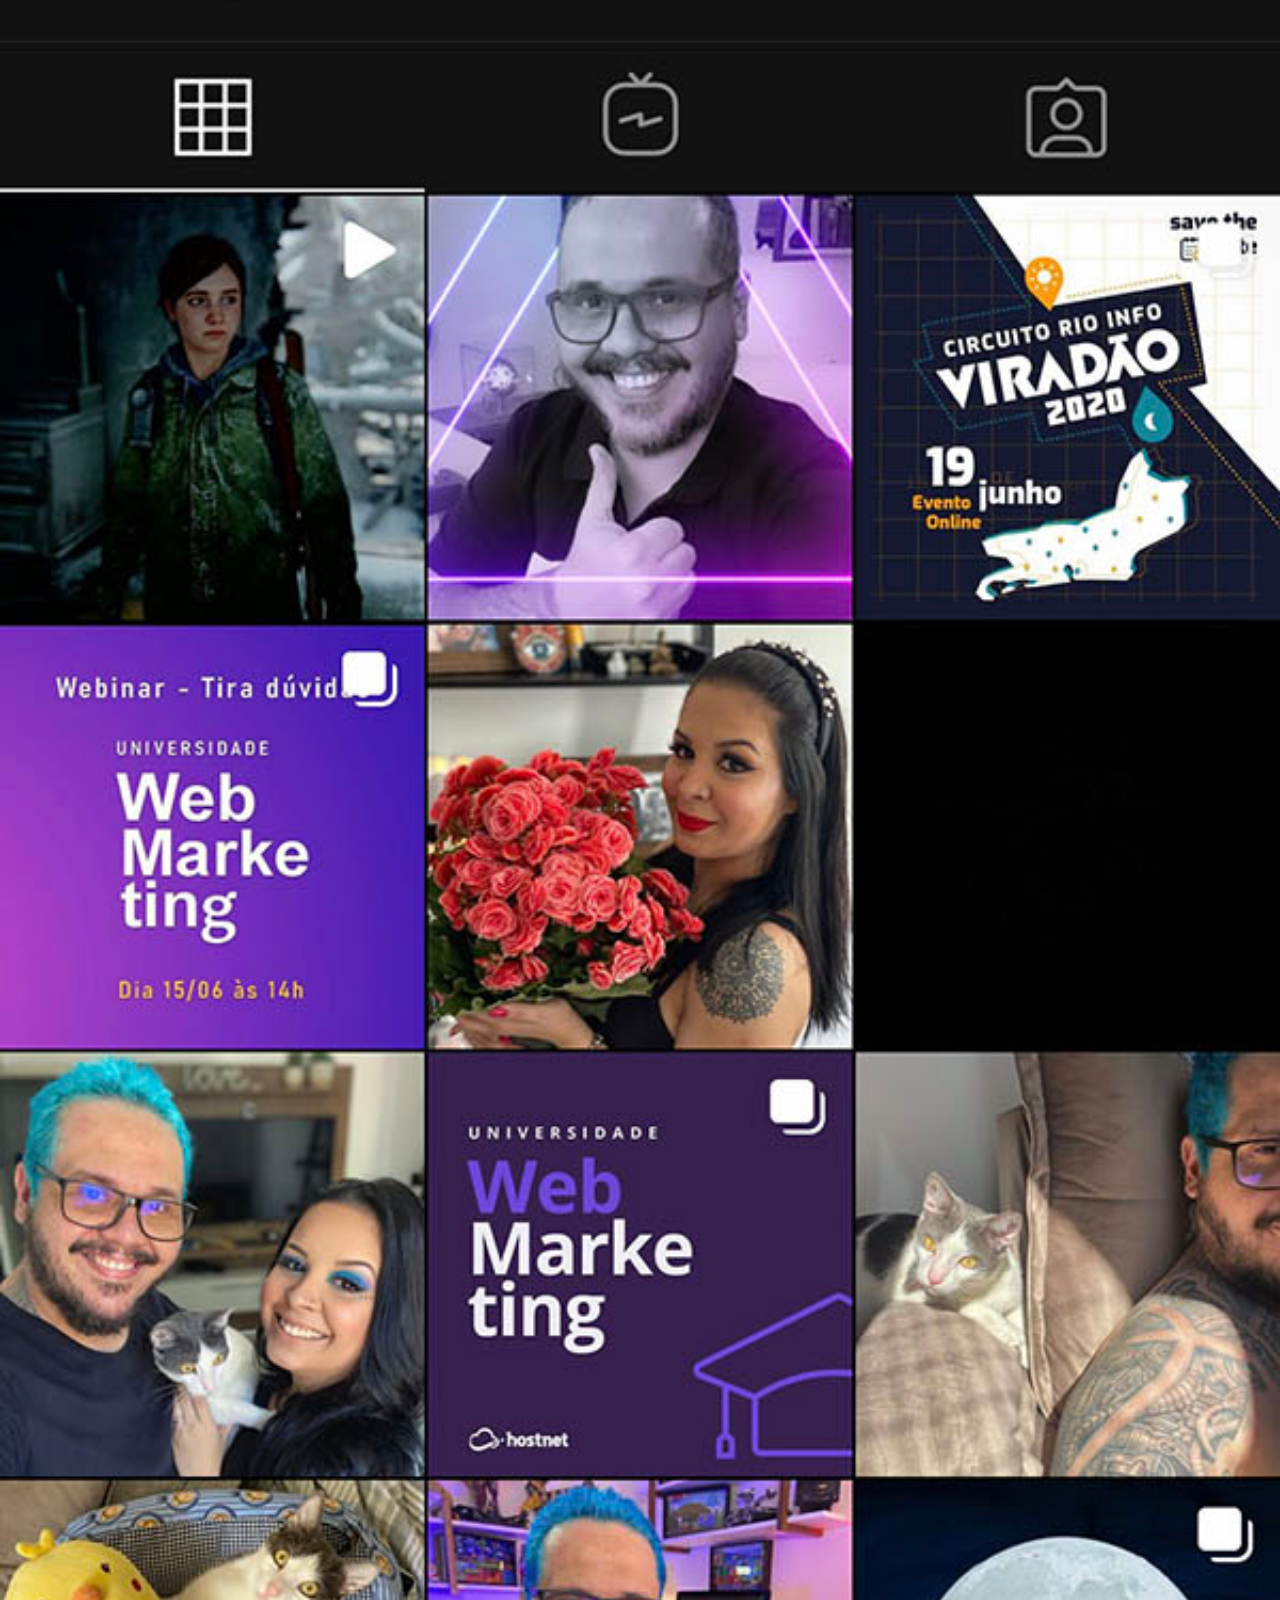
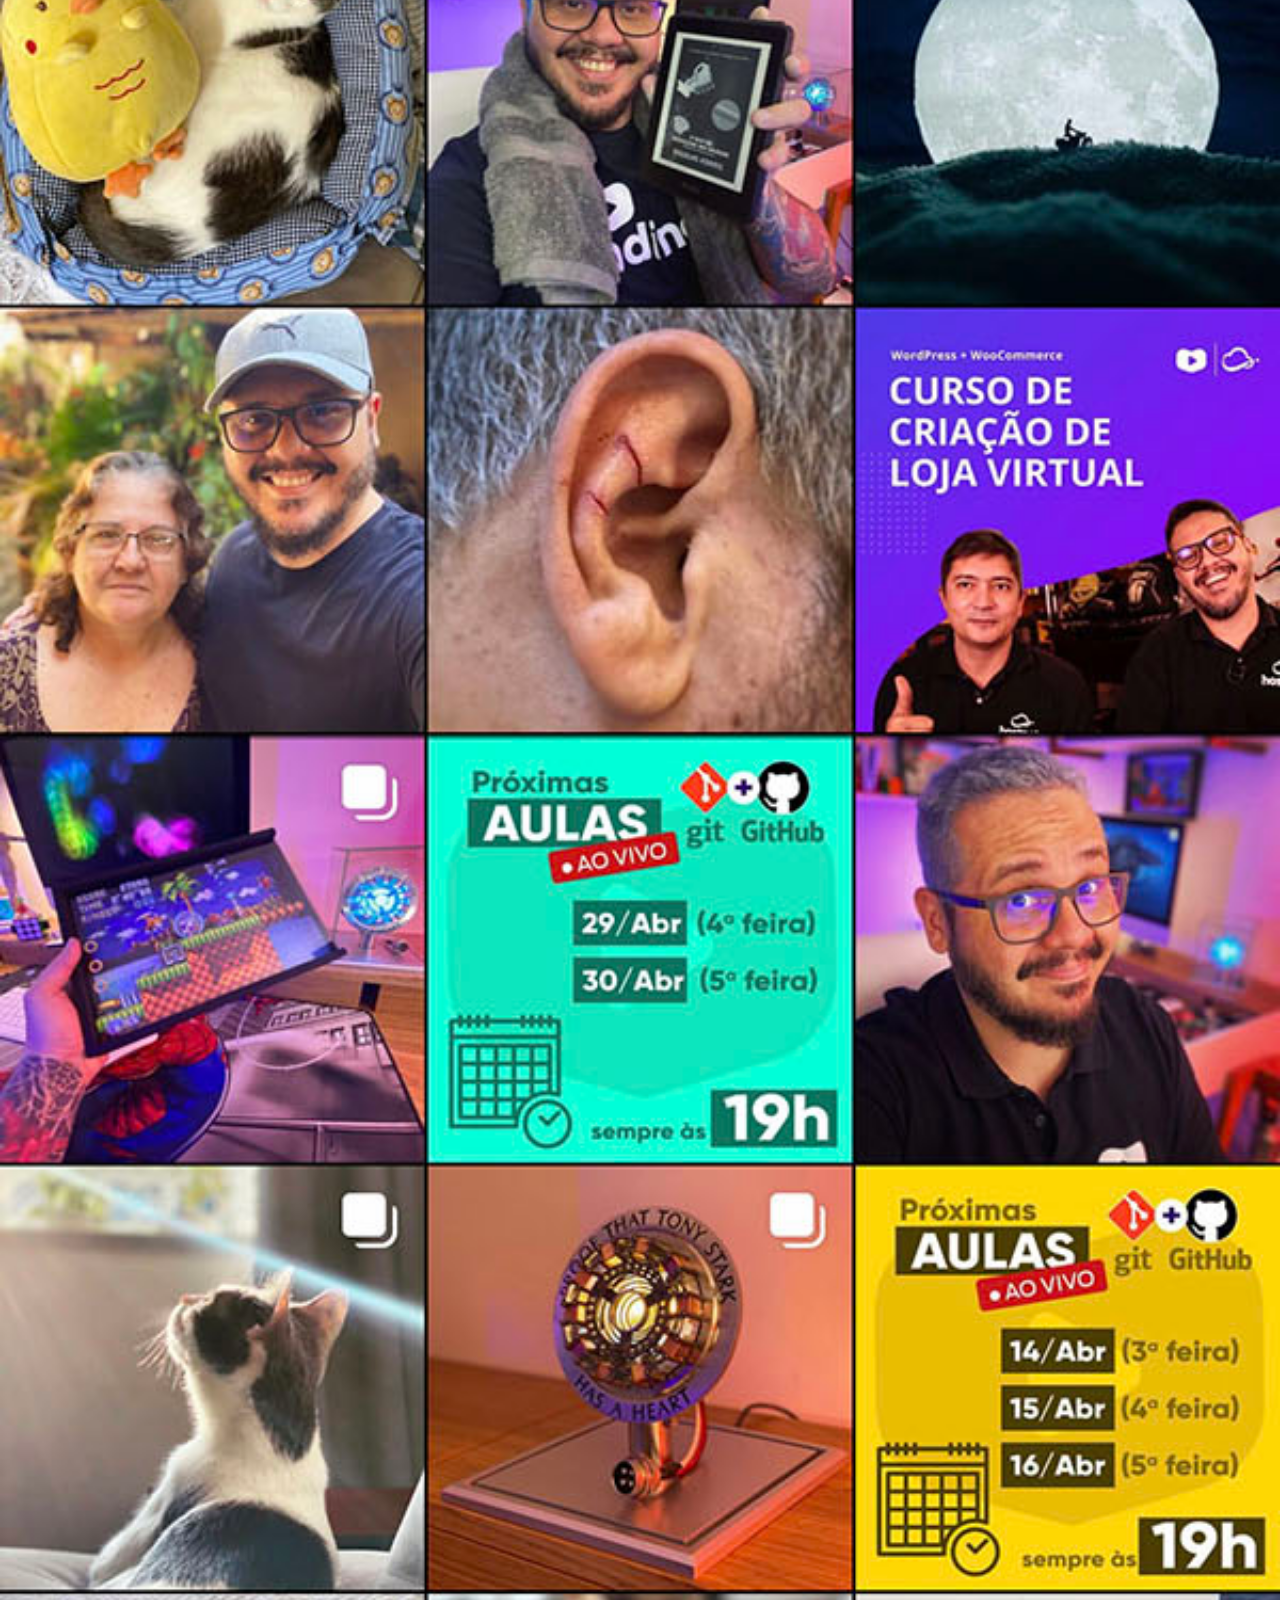
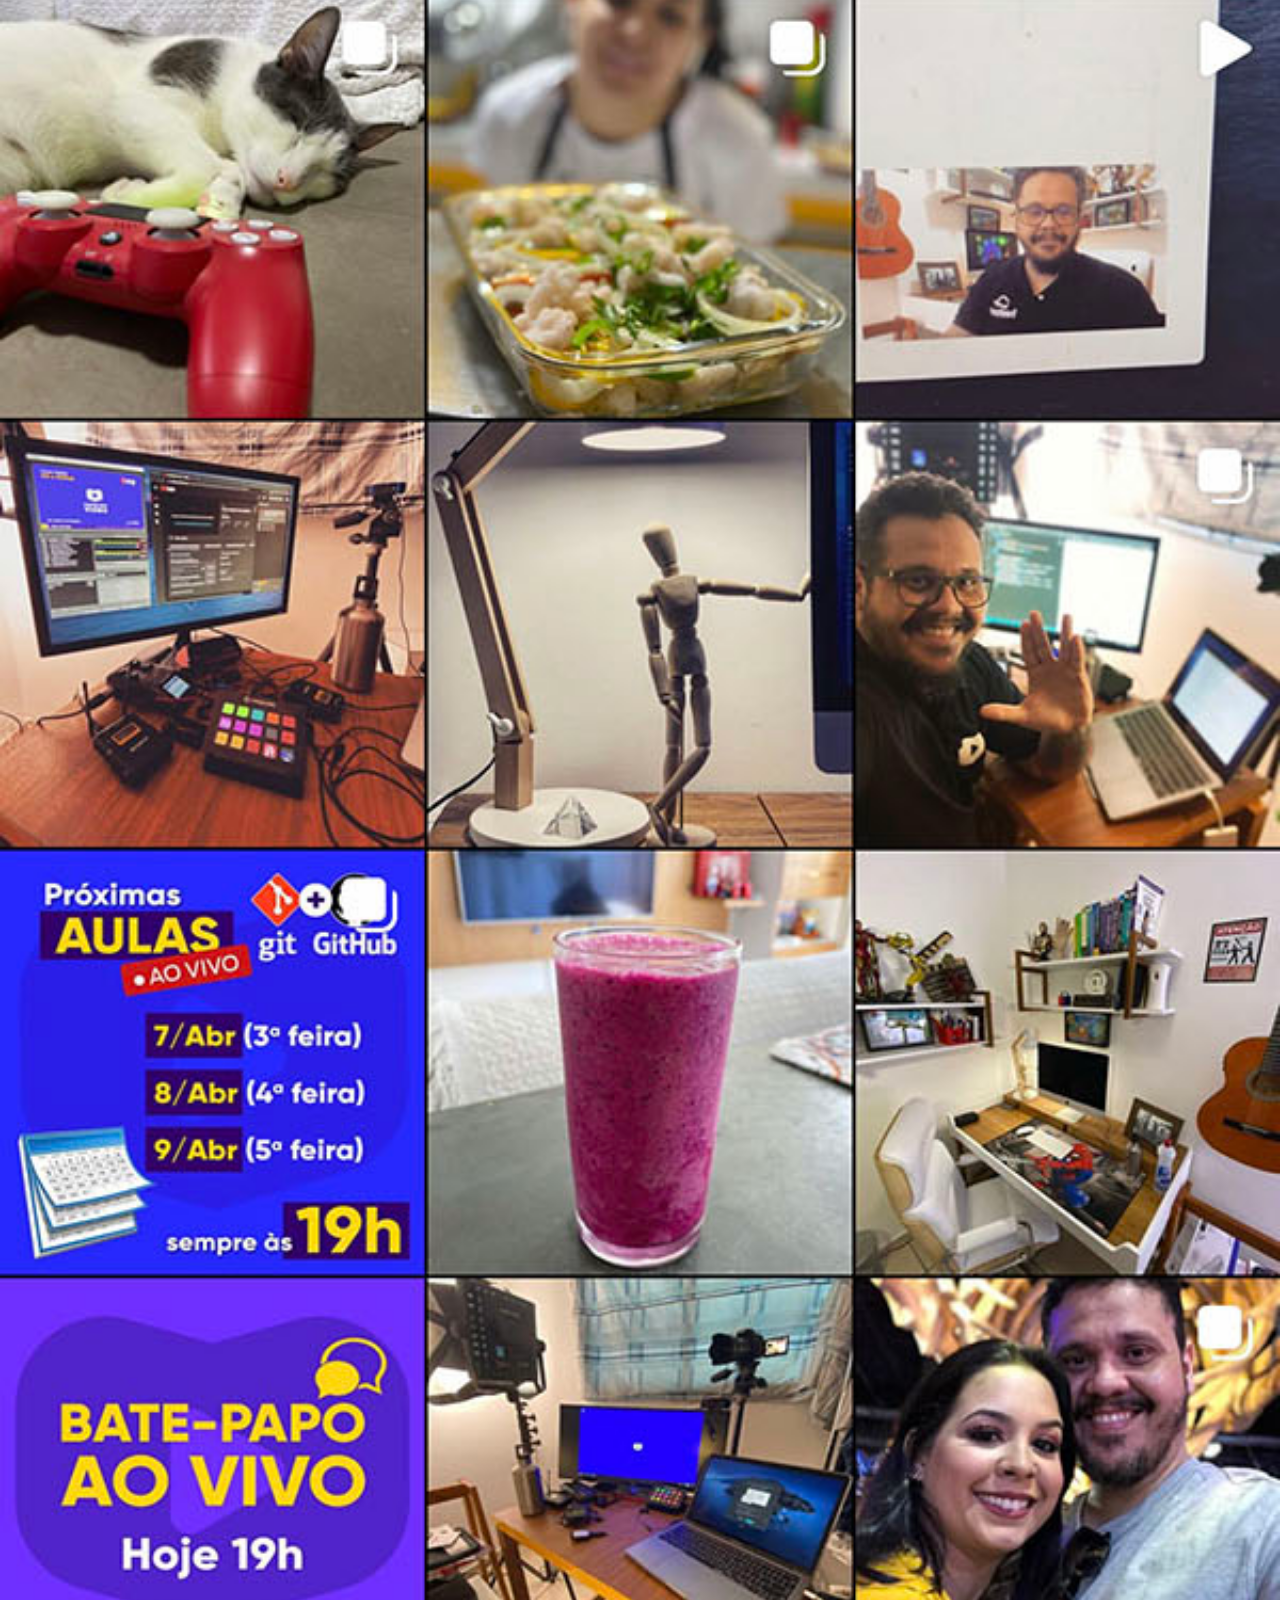
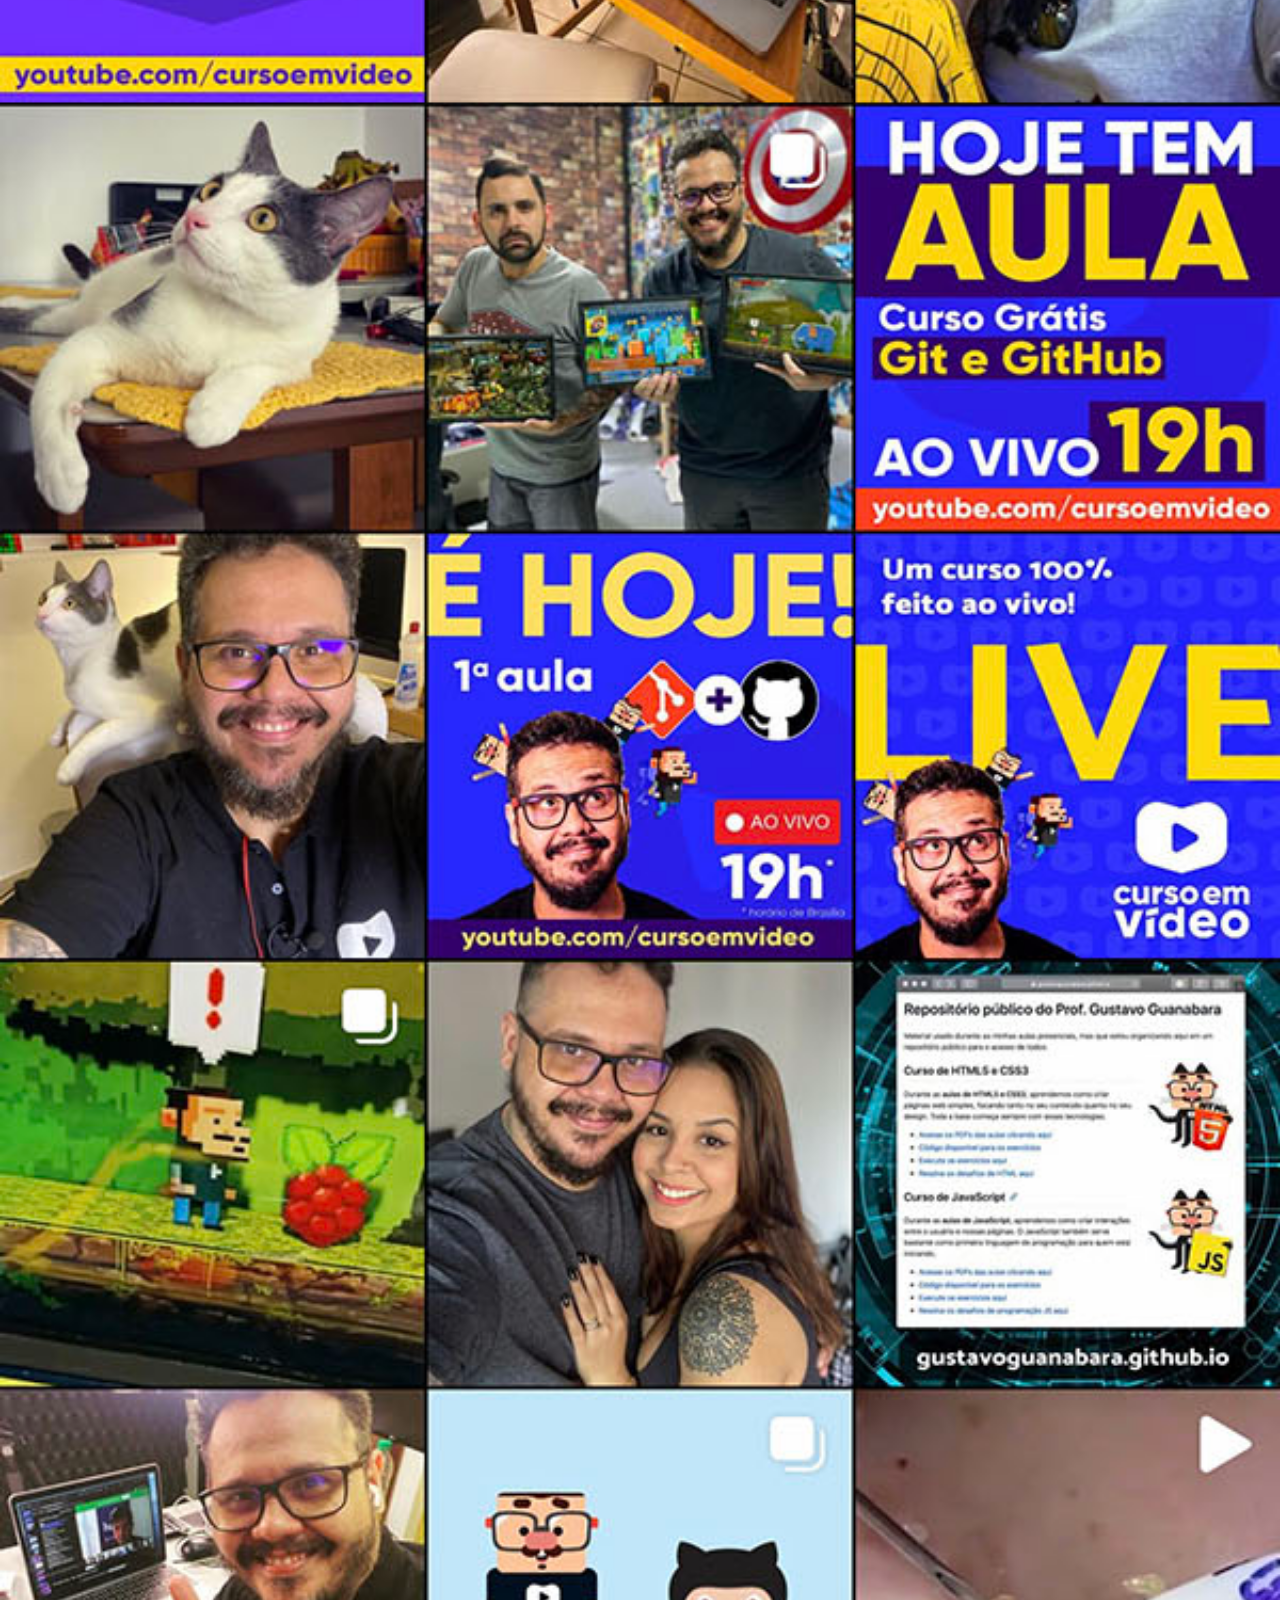
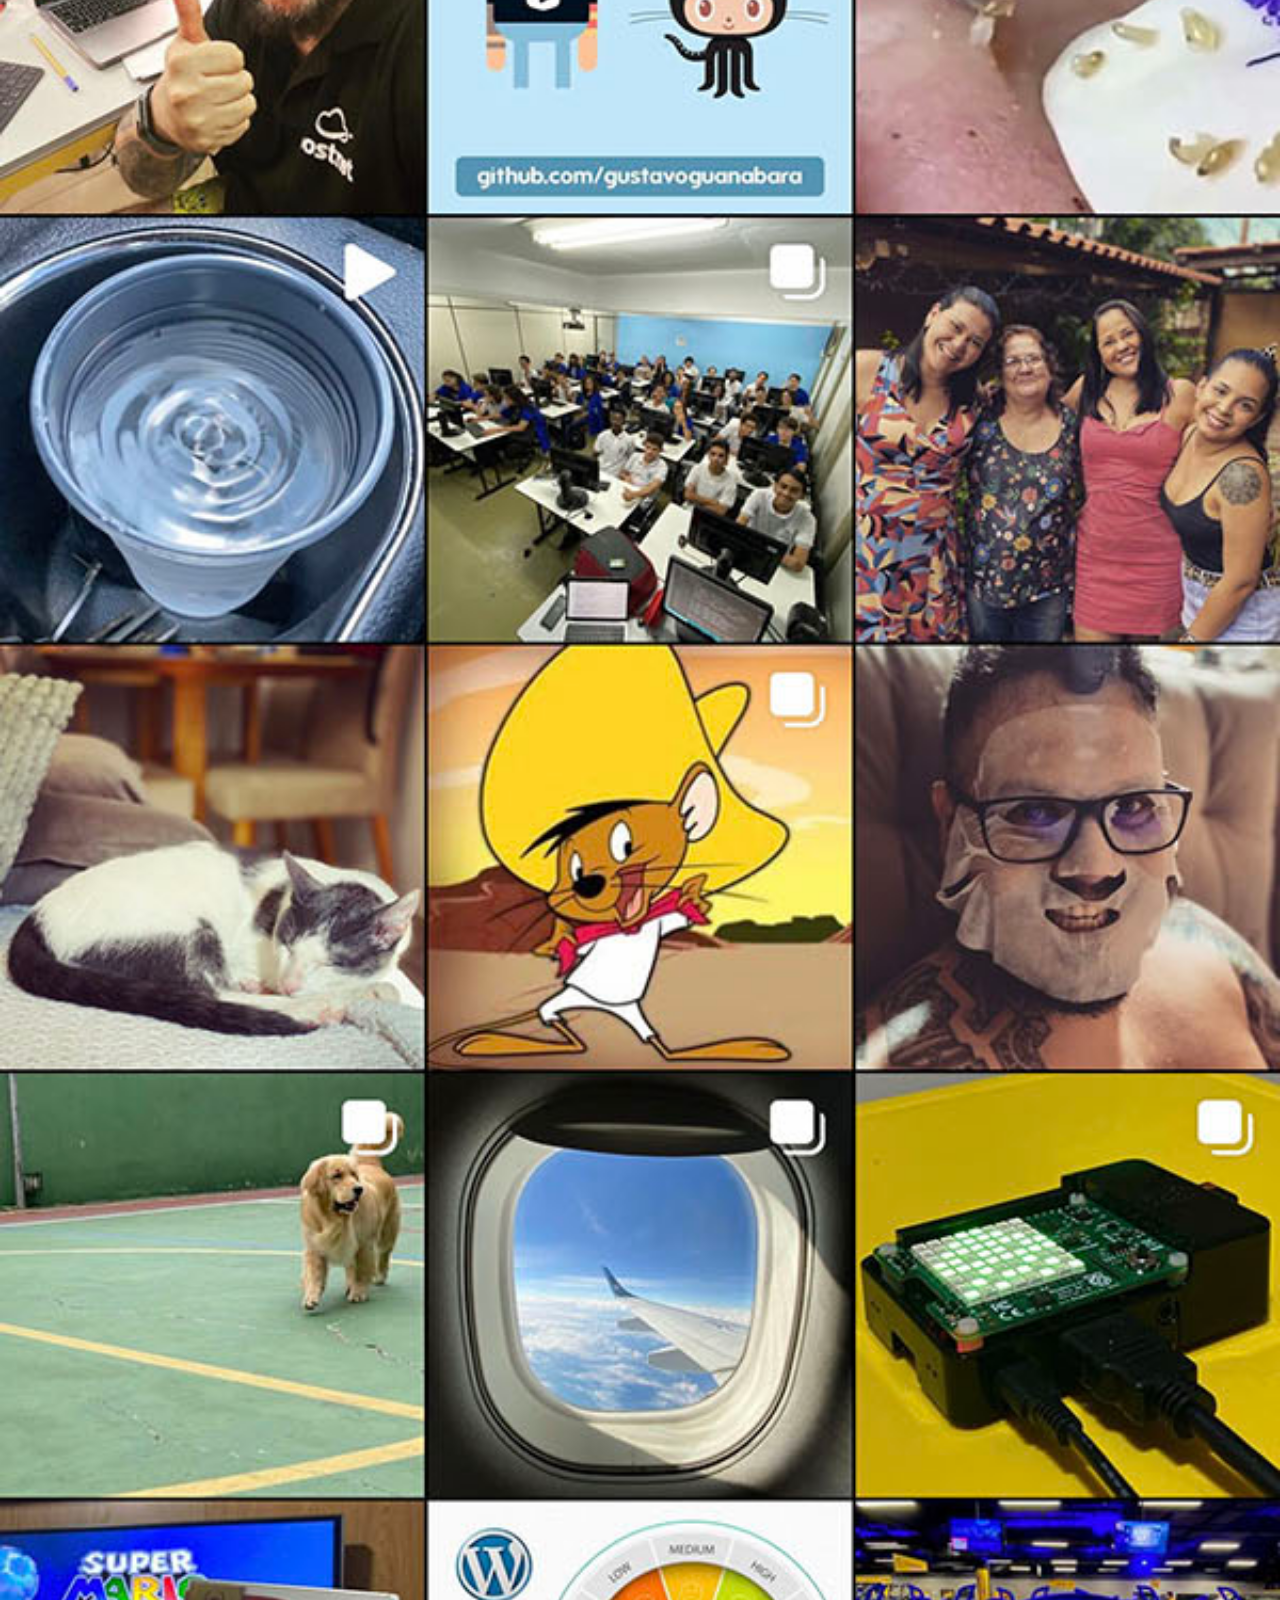
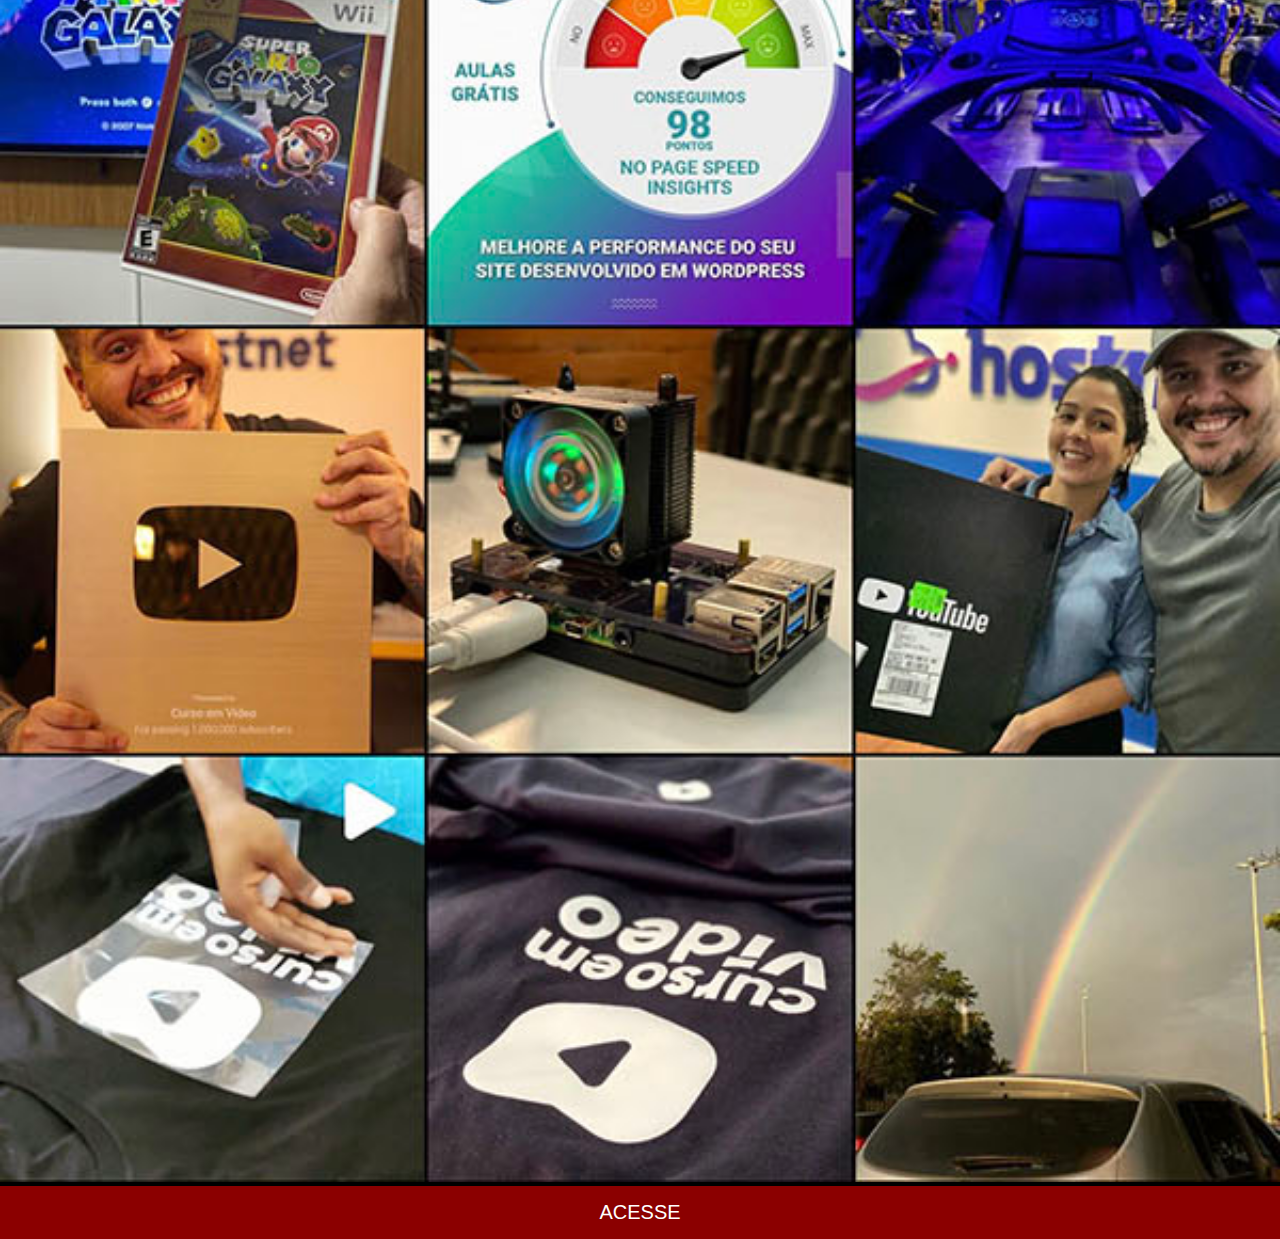
<file: telas/instagram.html>
<!DOCTYPE html>
<html lang="pt-br">
<head>
    <meta charset="UTF-8">
    <meta http-equiv="X-UA-Compatible" content="IE=edge">
    <meta name="viewport" content="width=device-width, initial-scale=1.0">
    <title>Document</title>
    <link rel="stylesheet" href="../style/instagram.css">
</head>
<body>

    <main>
        <img src="../imagens/tela-instagram.jpg" alt="página do instagram">
        <a href="https://www.instagram.com/gustavoguanabara/" target="_blank" rel="external">
            <div>
                <p>ACESSE</p>
            </div>
        </a>
    </main>

</body>
</html>
</file>
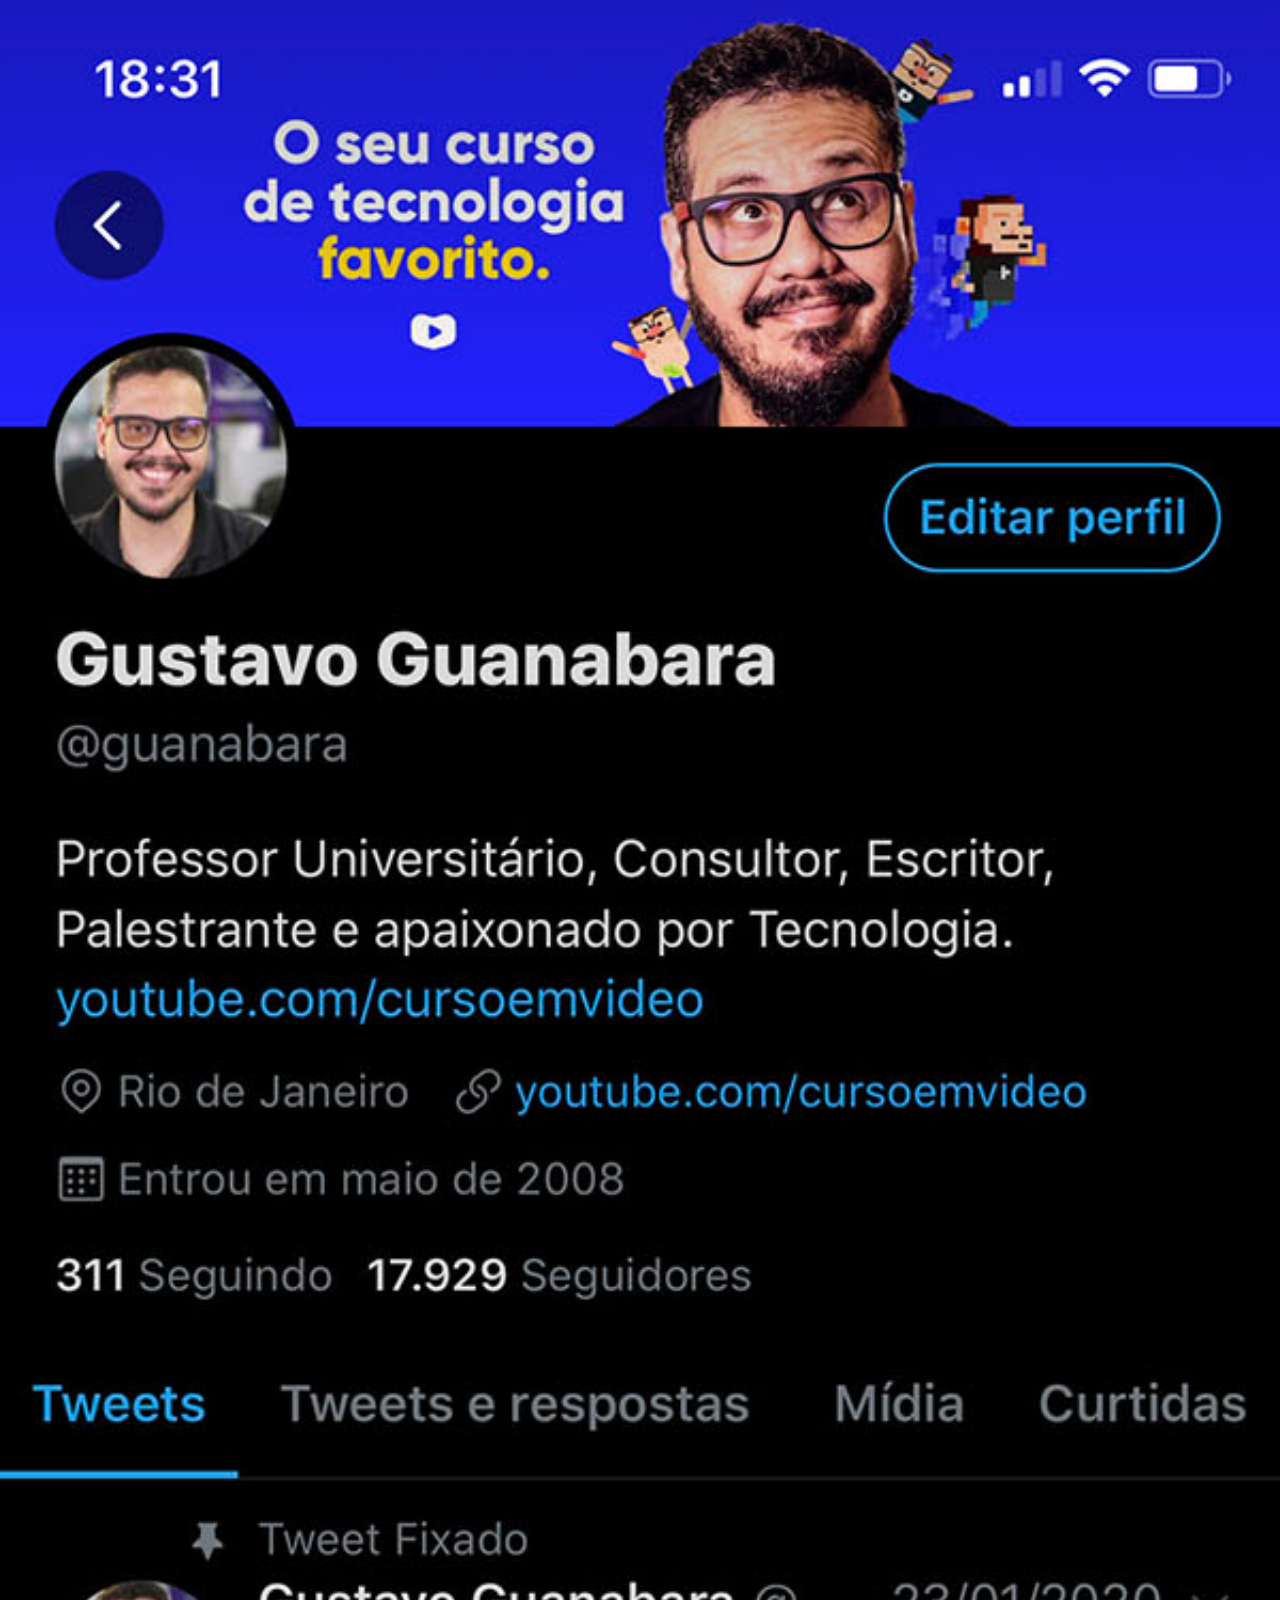
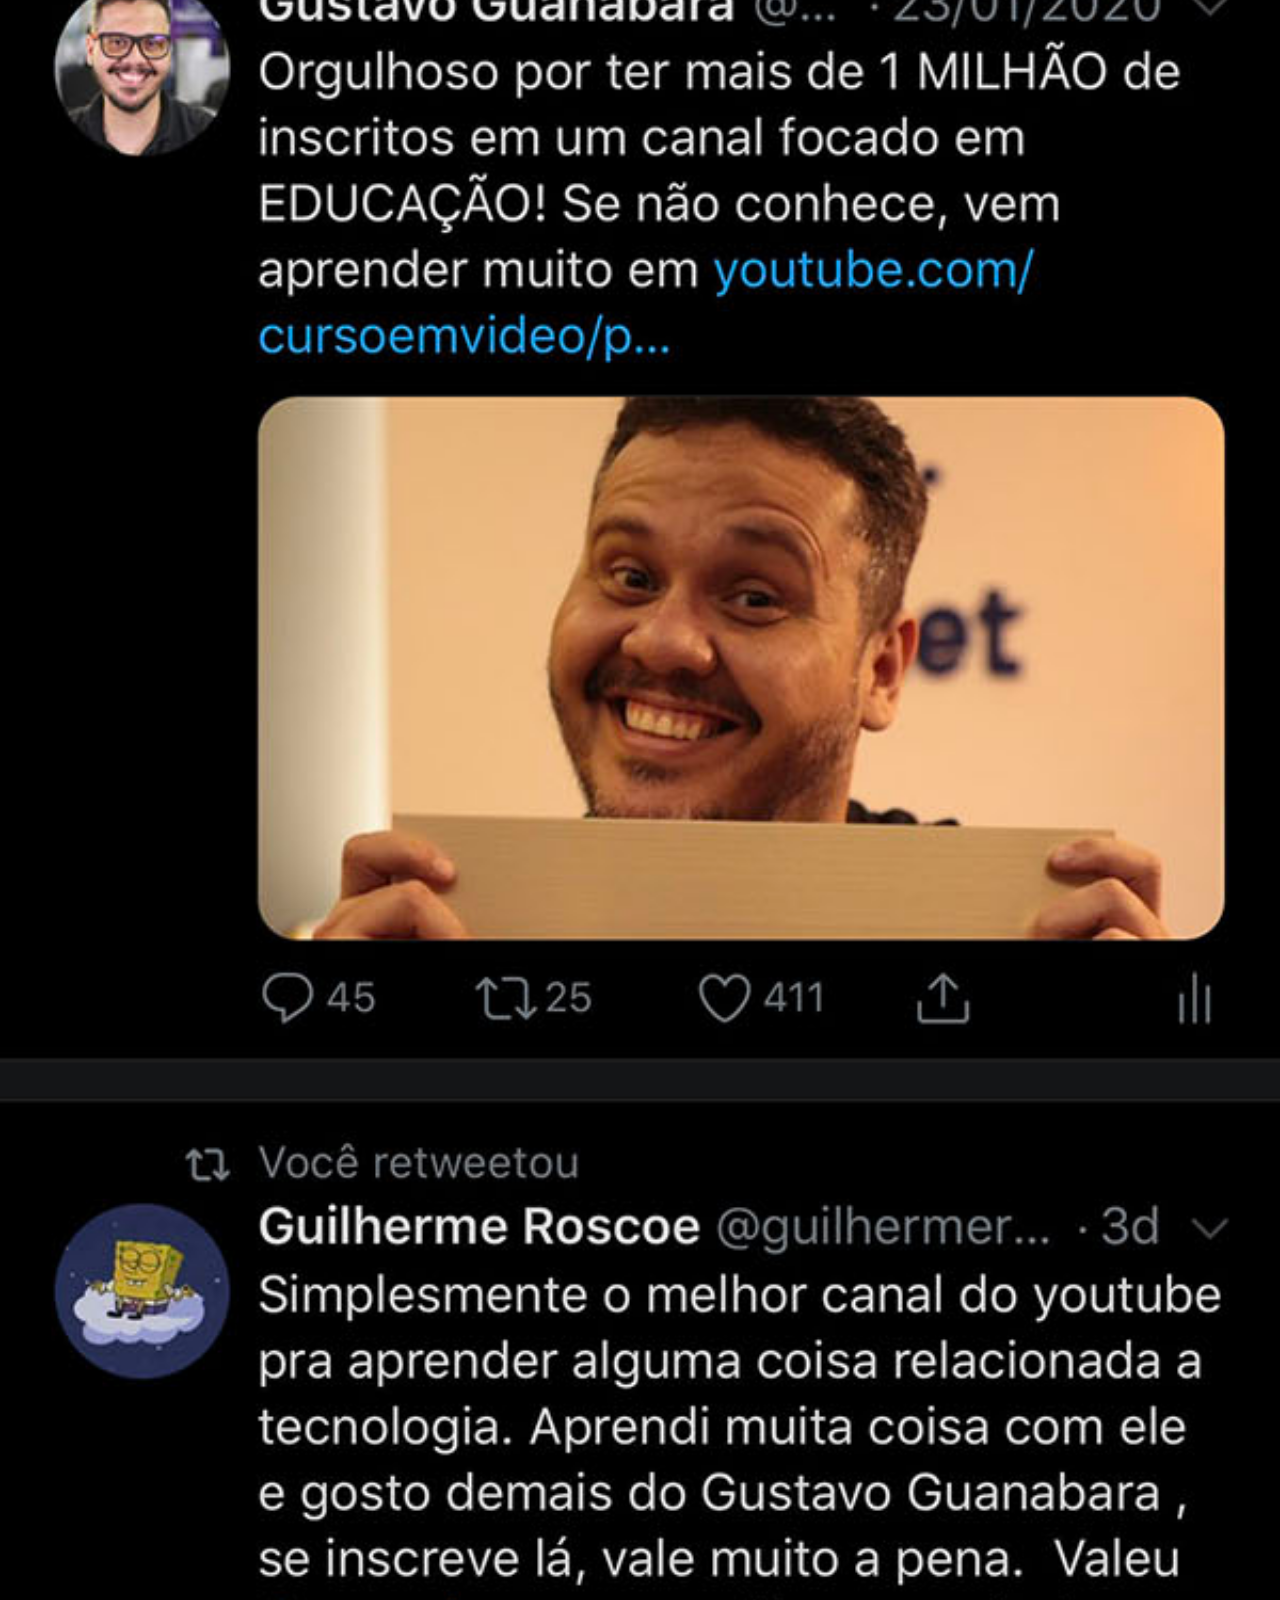
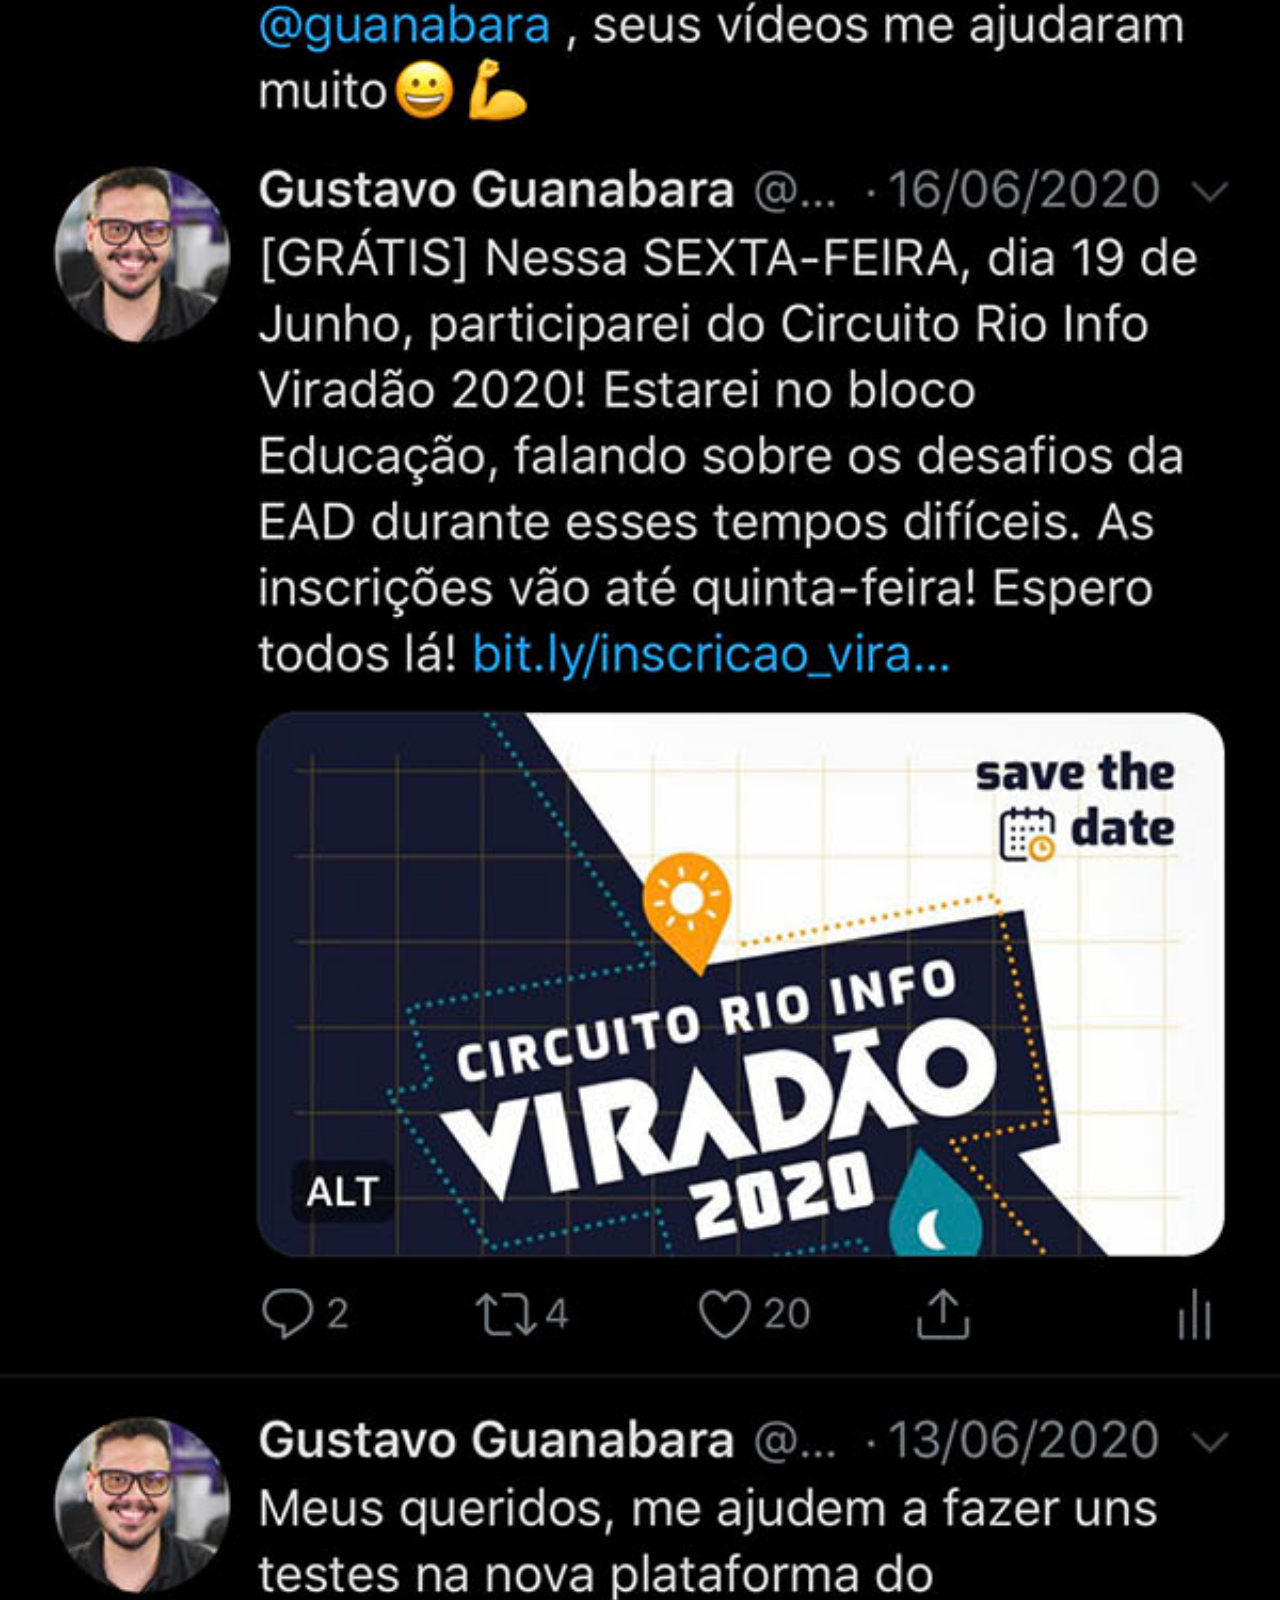
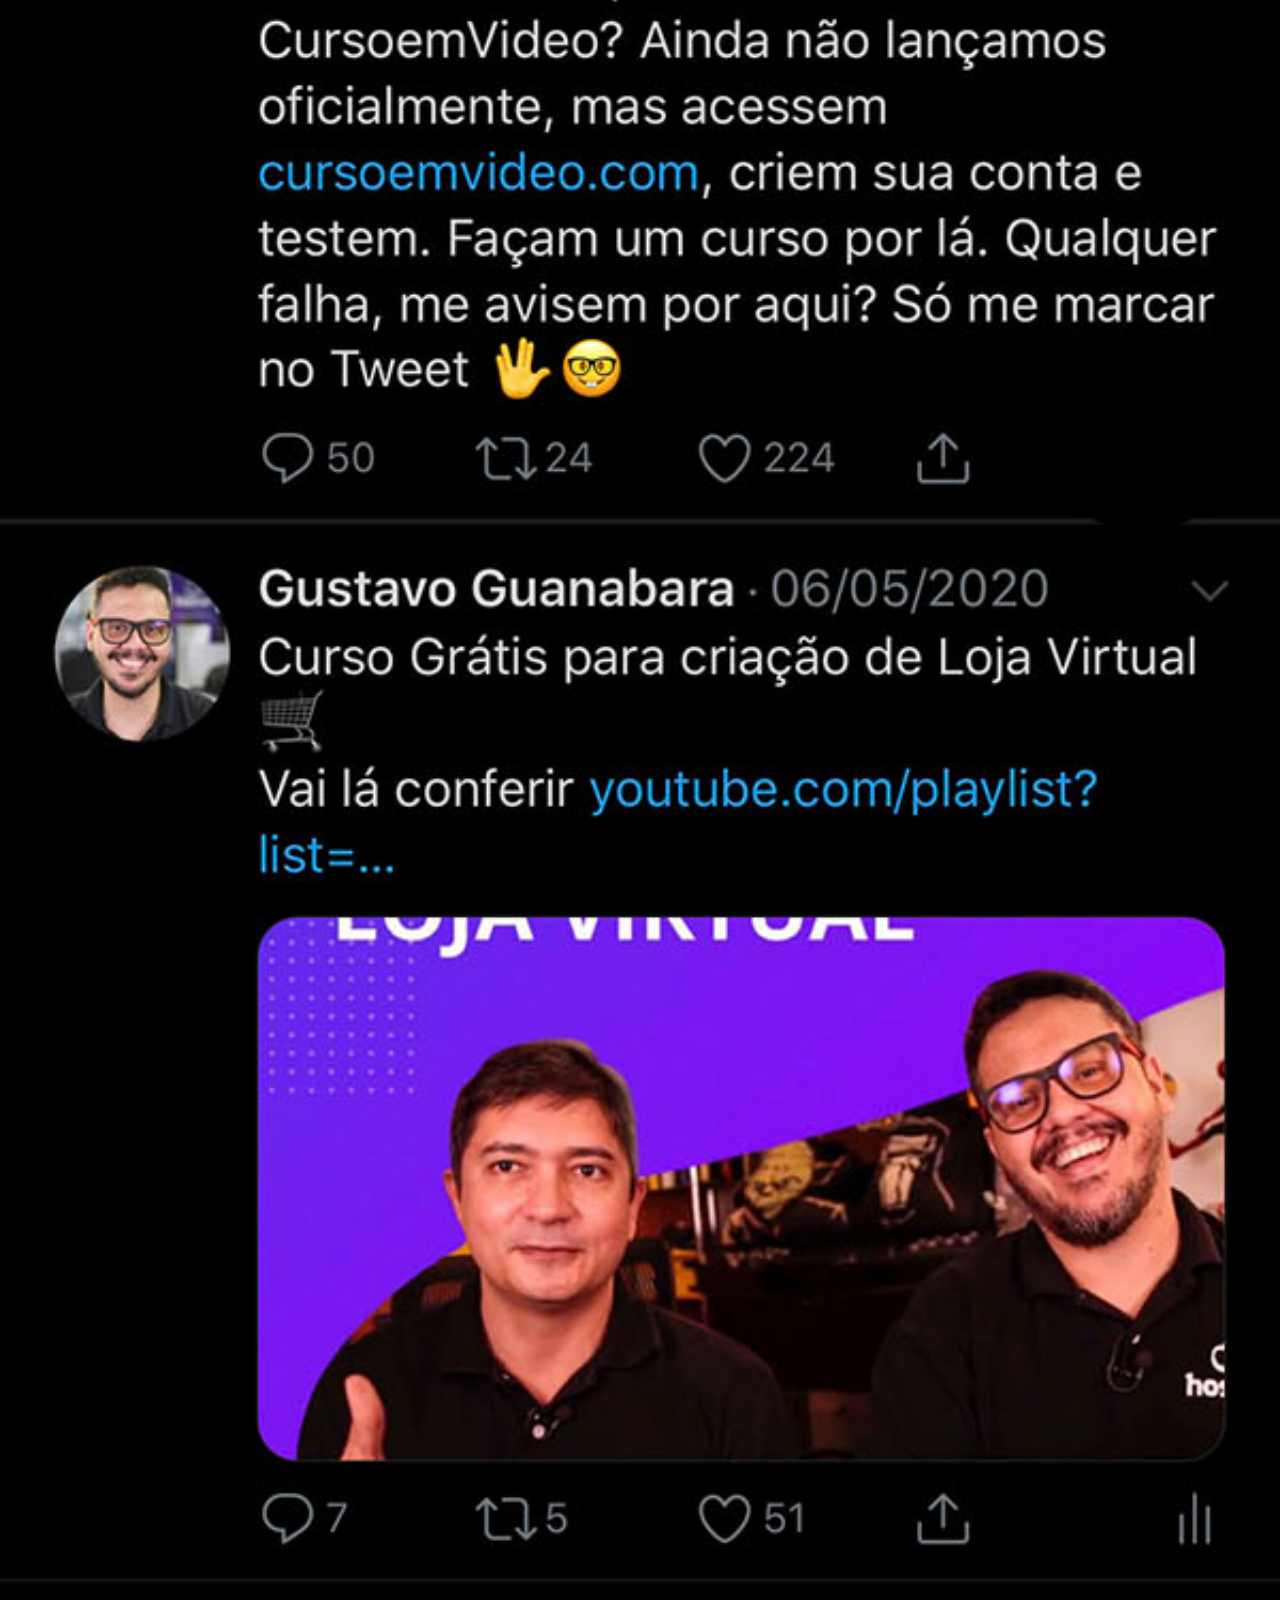
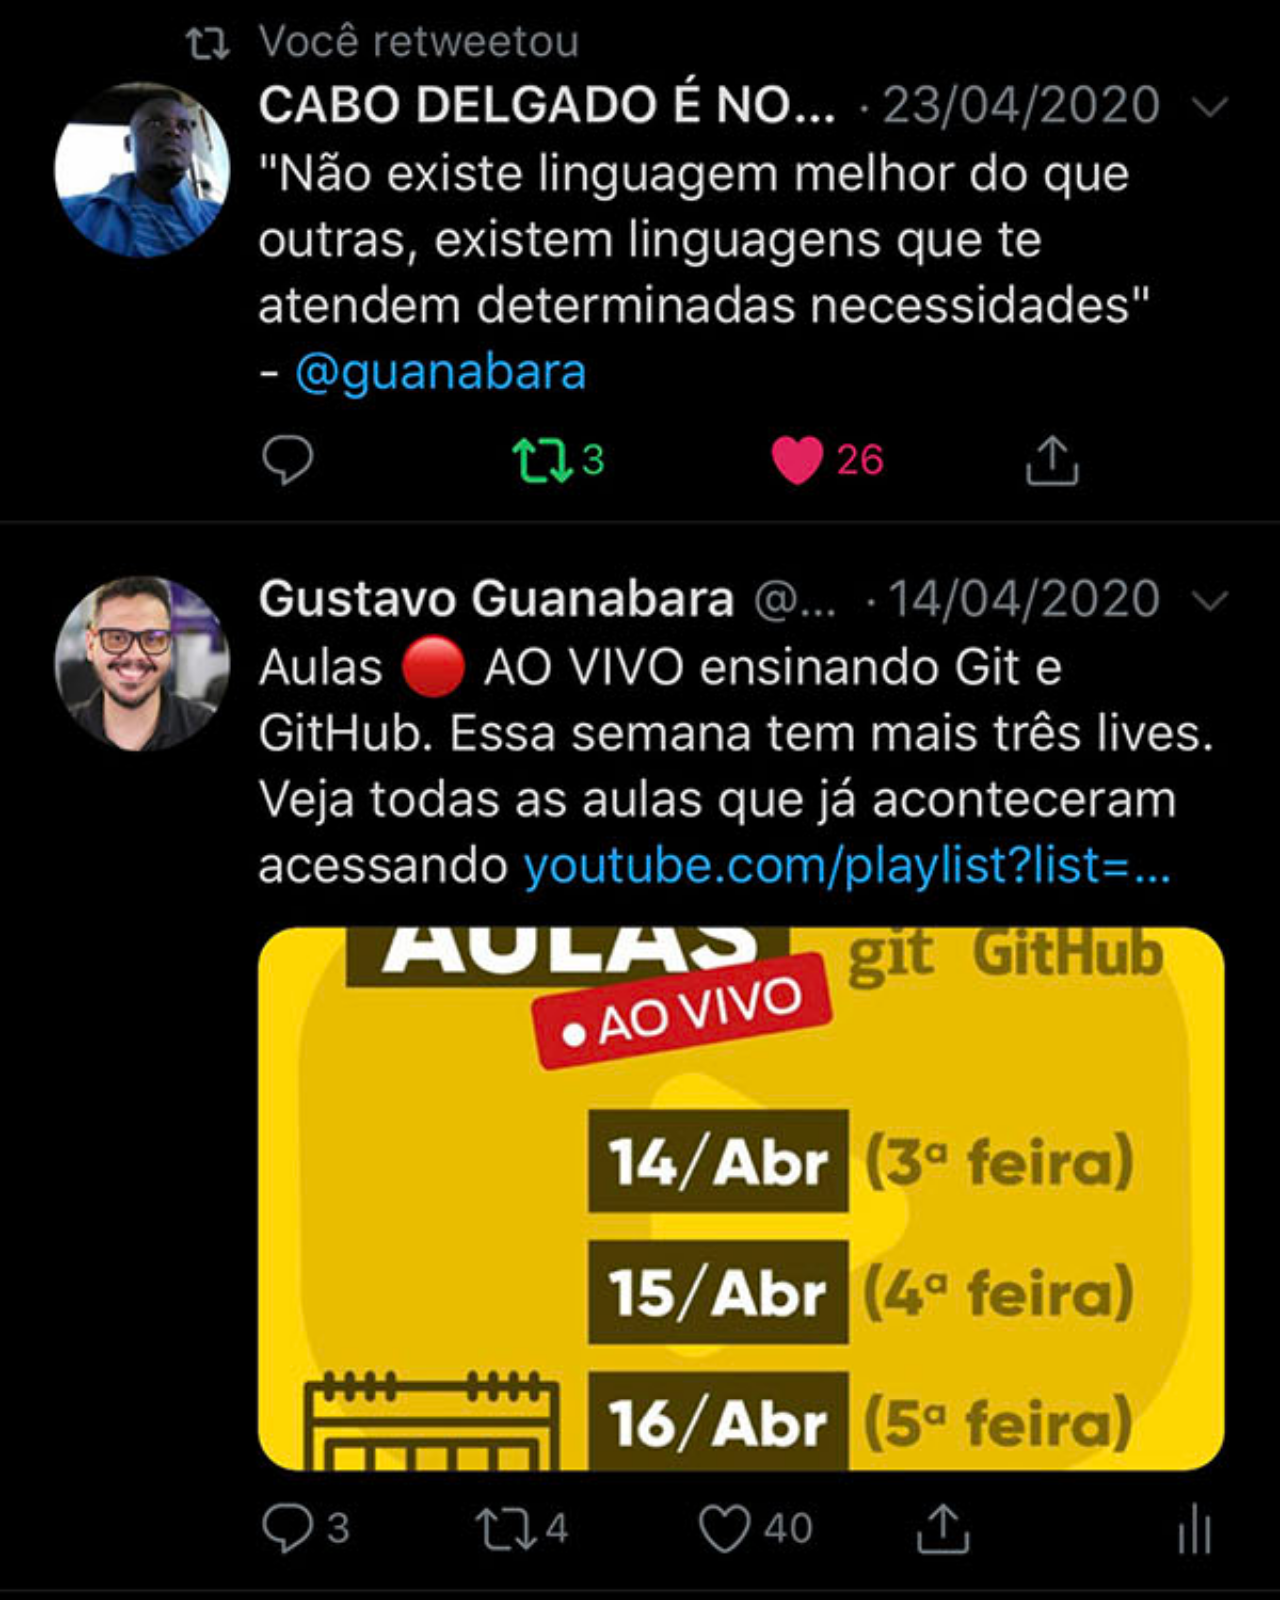
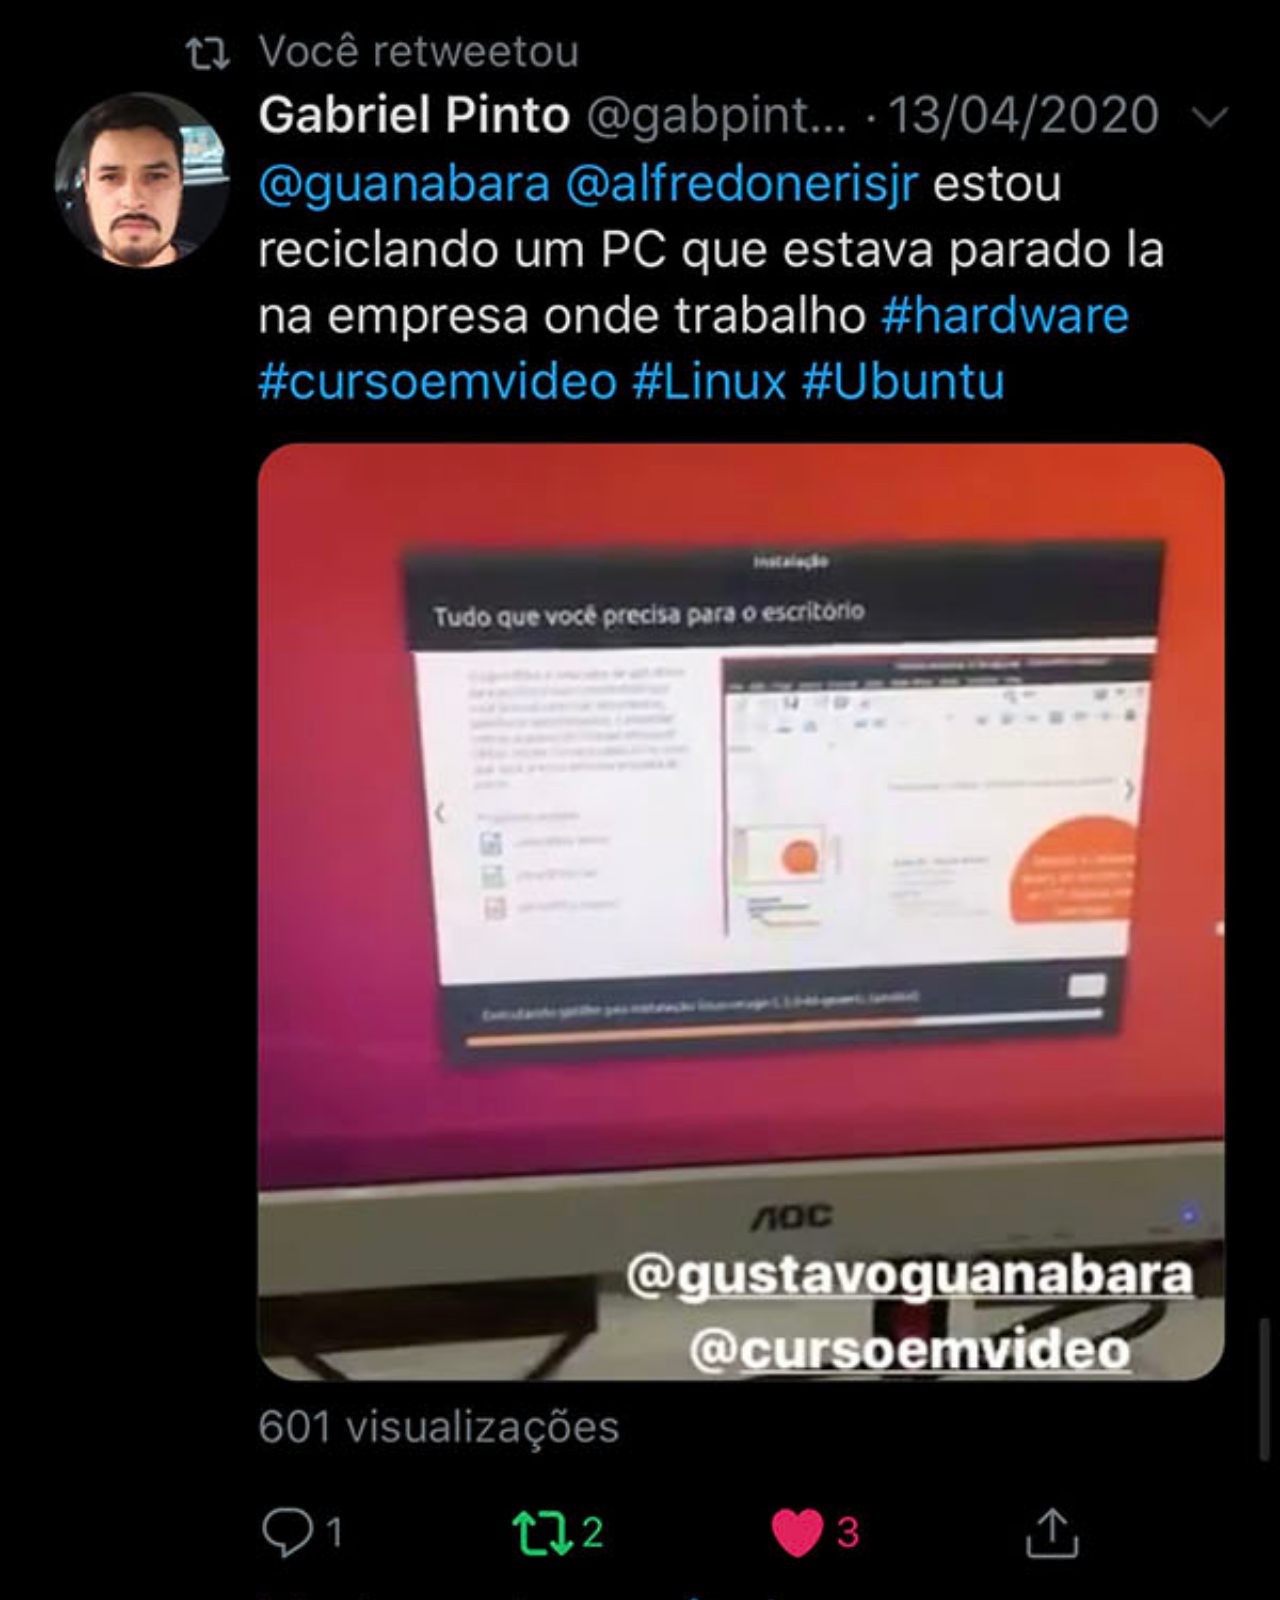
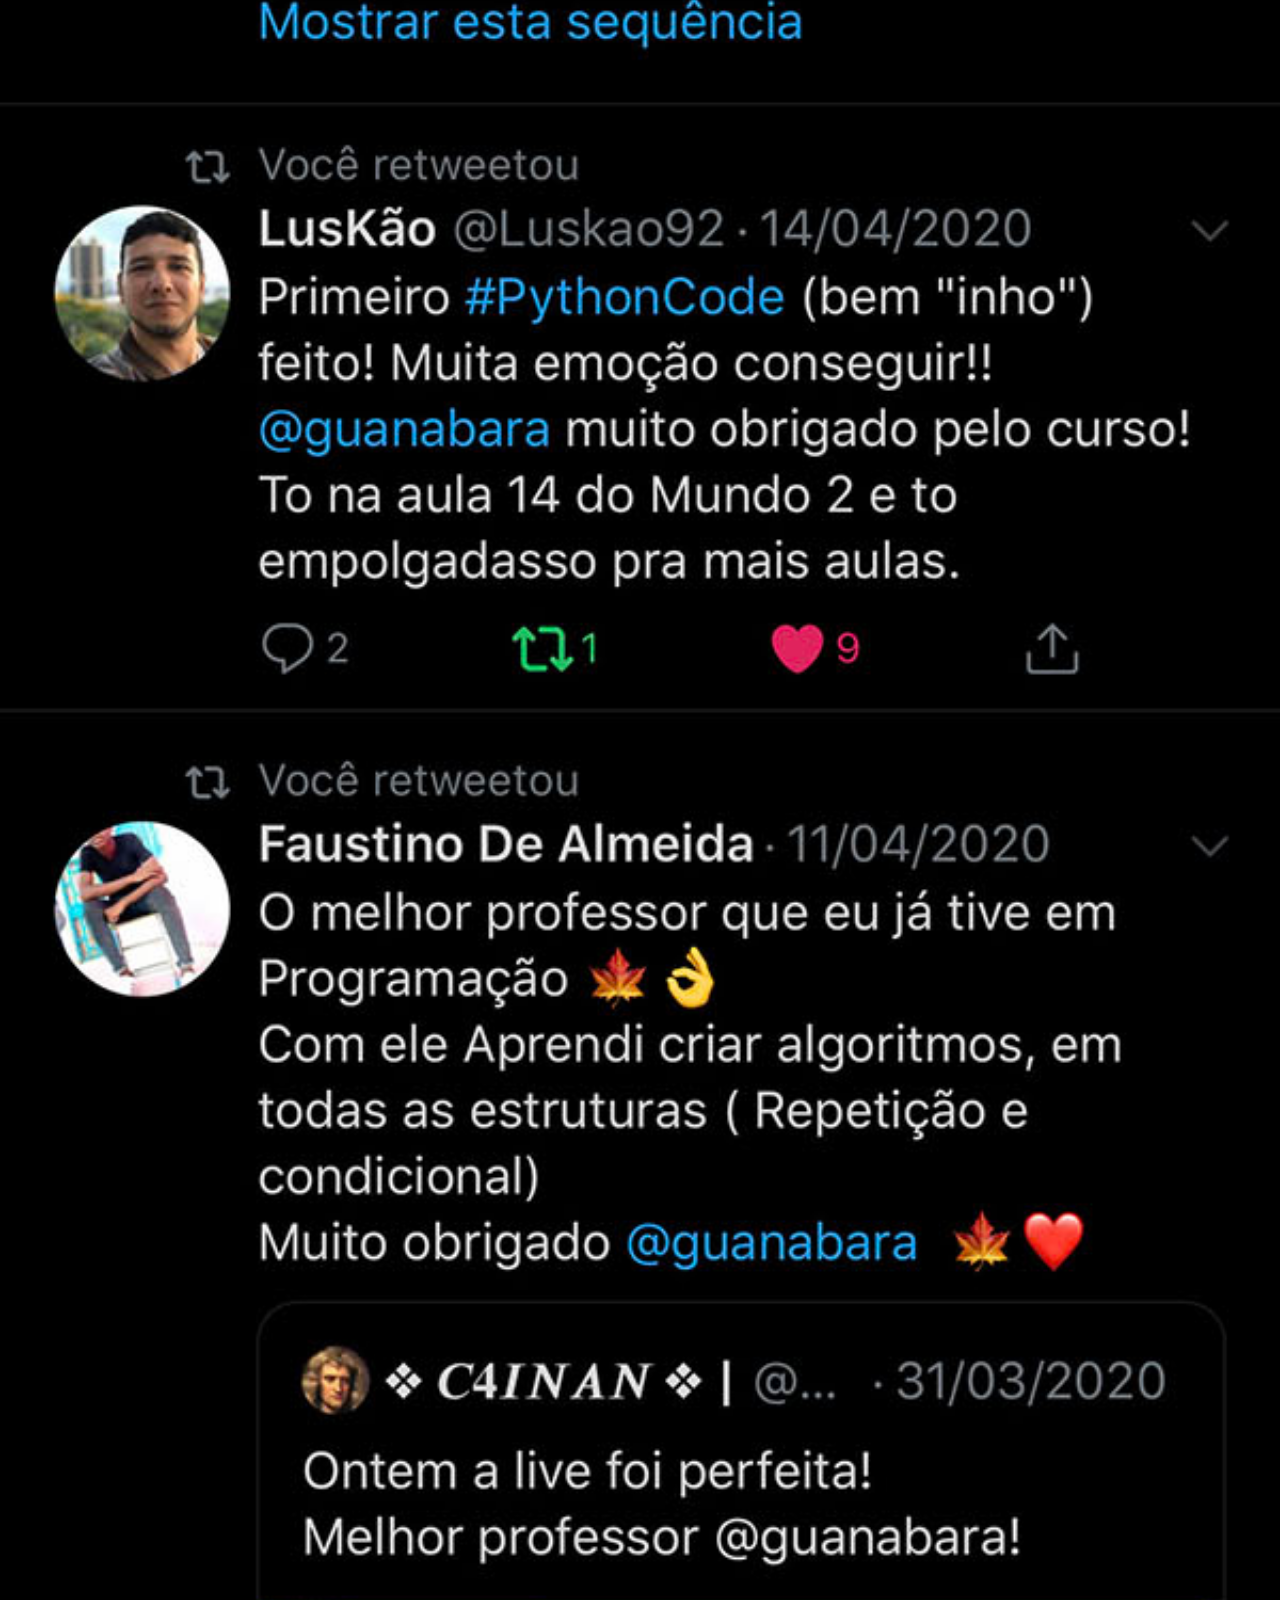
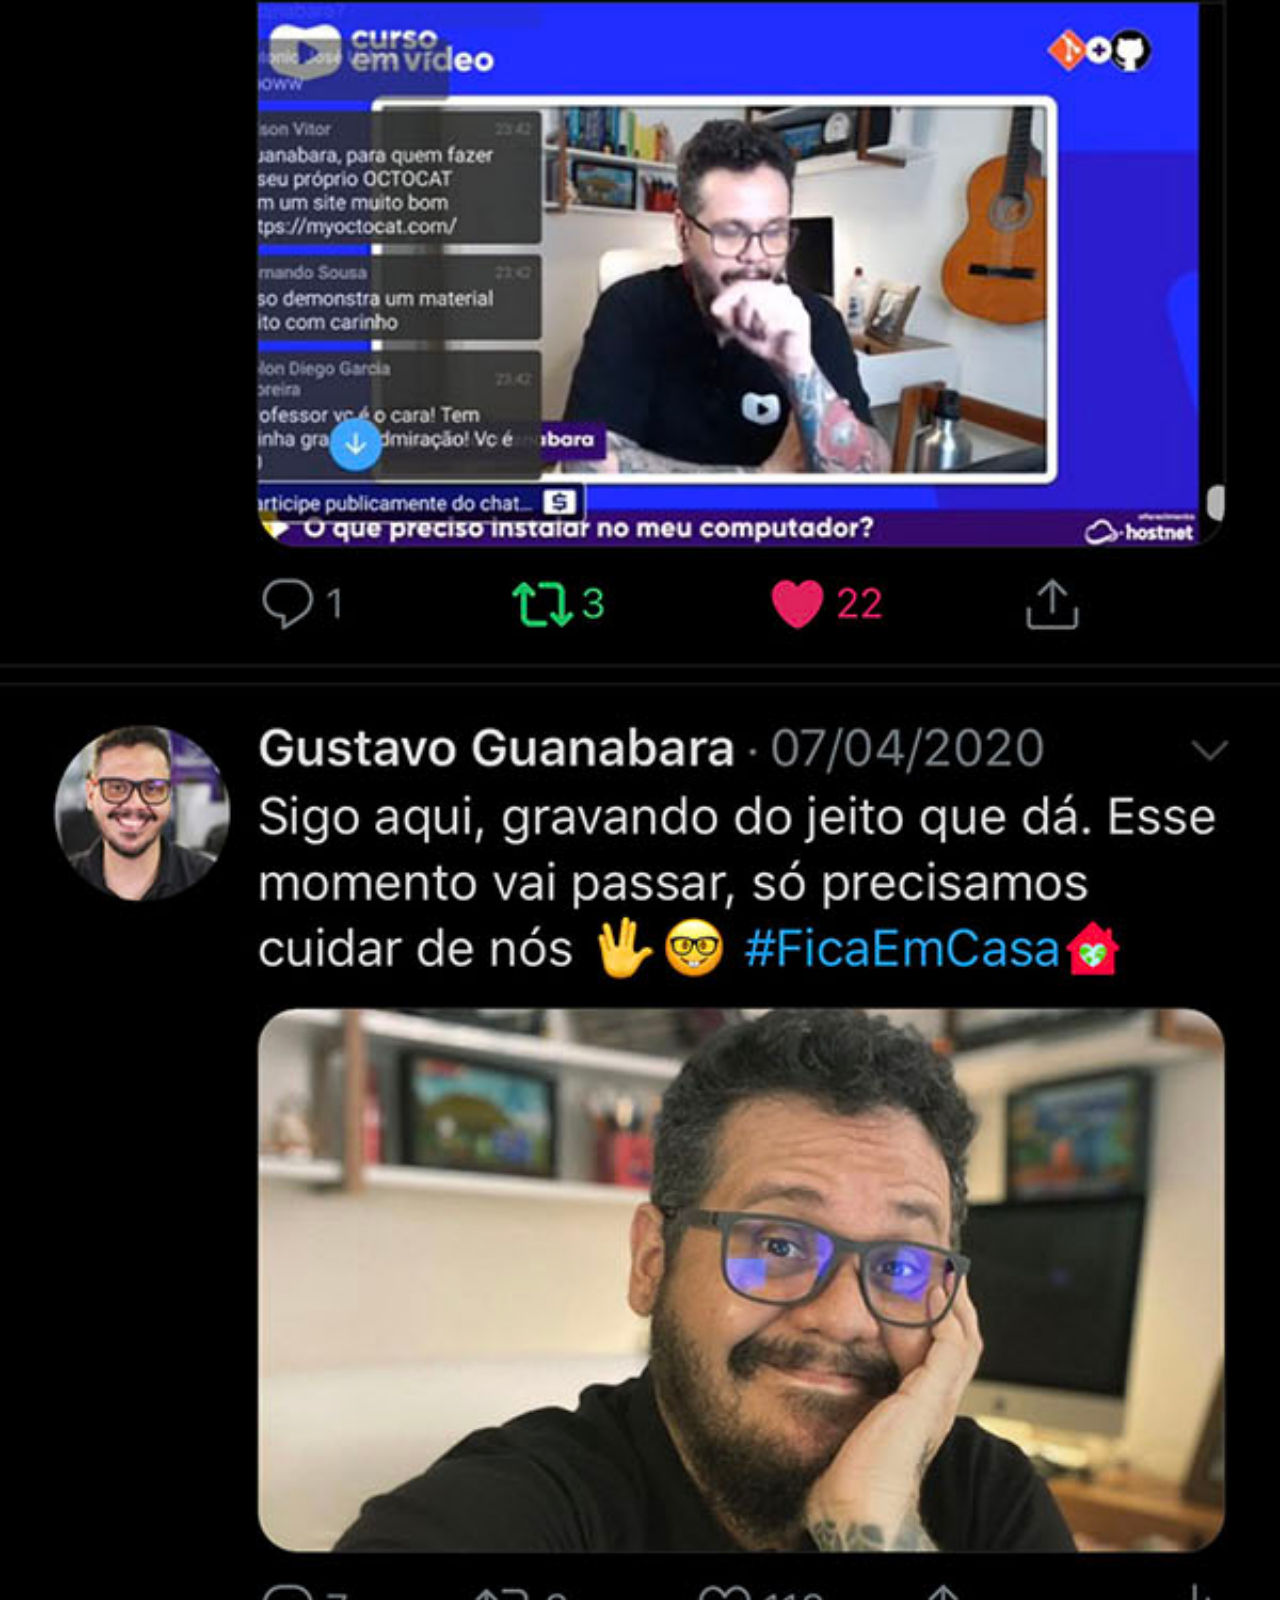
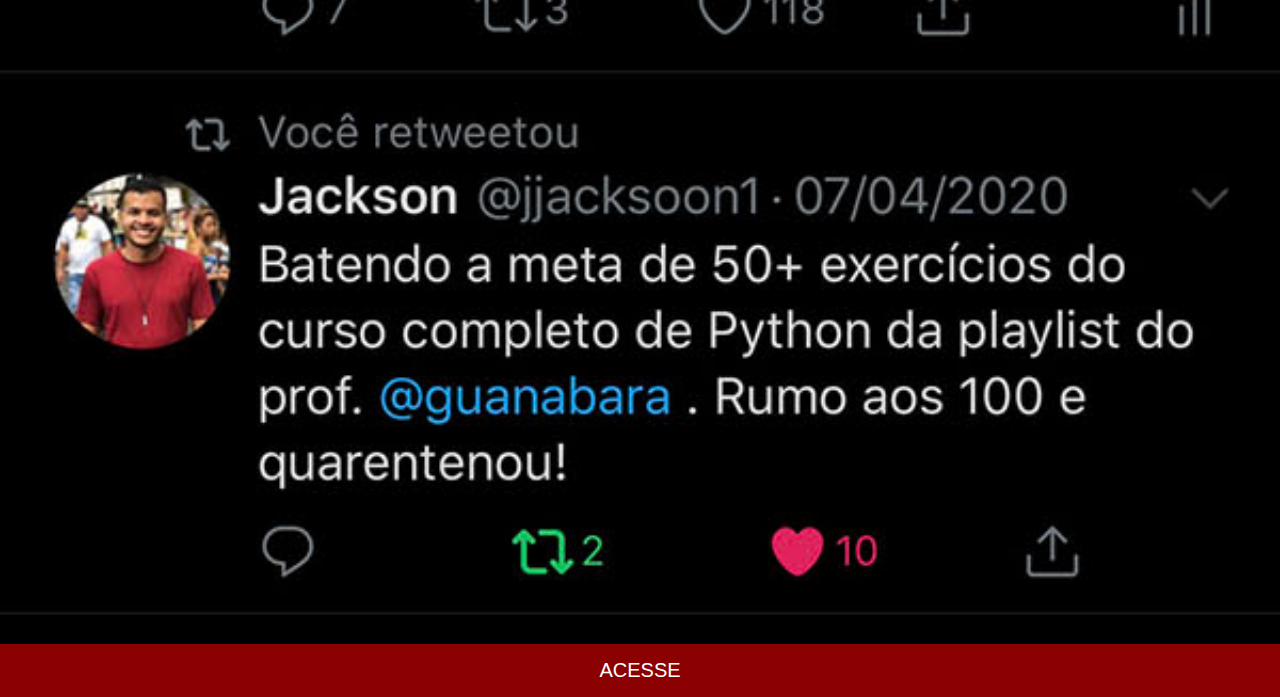
<file: telas/twitter.html>
<!DOCTYPE html>
<html lang="pt-br">
<head>
    <meta charset="UTF-8">
    <meta http-equiv="X-UA-Compatible" content="IE=edge">
    <meta name="viewport" content="width=device-width, initial-scale=1.0">
    <title>Document</title>
    <link rel="stylesheet" href="../style/twitter.css">
</head>
<body>

    <main>
        <img src="../imagens/tela-twitter.jpg" alt="página do twitter">
        <a href="https://twitter.com/guanabara" target="_blank" rel="external">
            <div>
                <p>ACESSE</p>
            </div>
        </a>
    </main>

</body>
</html>
</file>
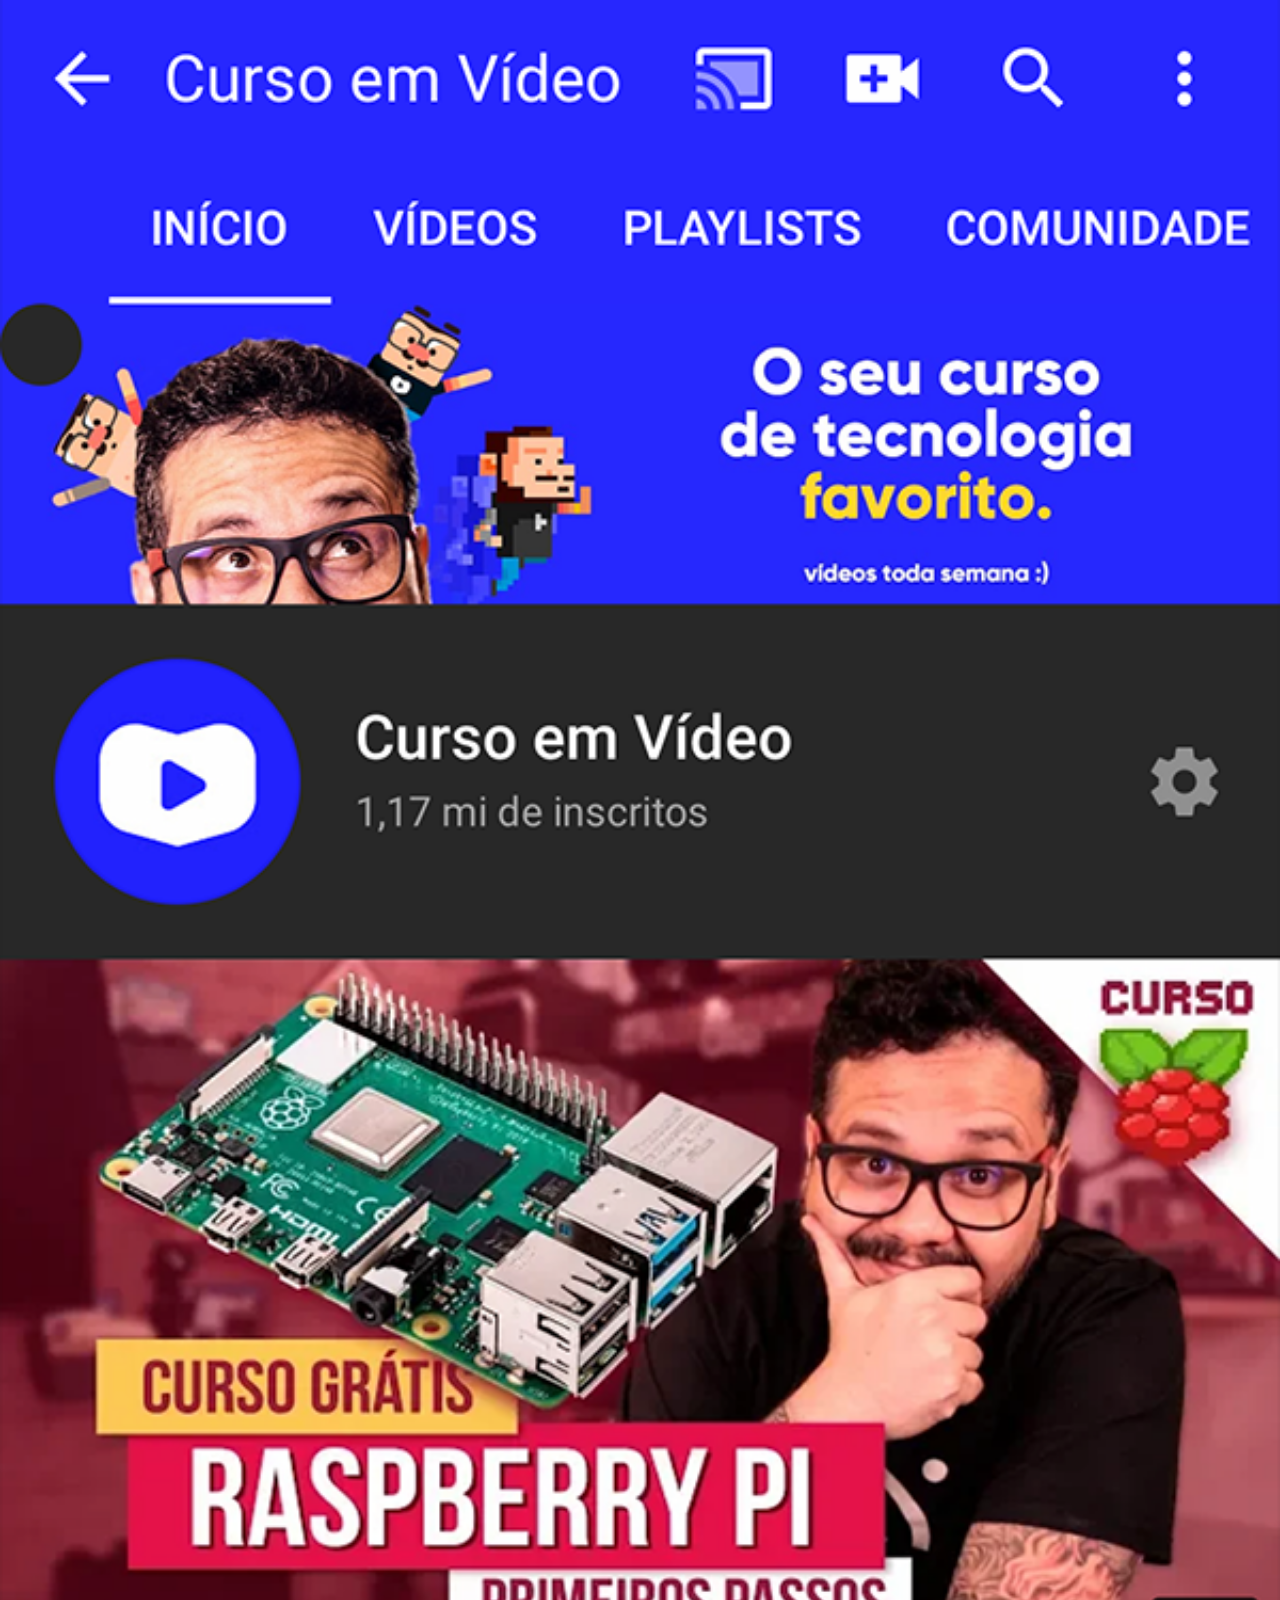
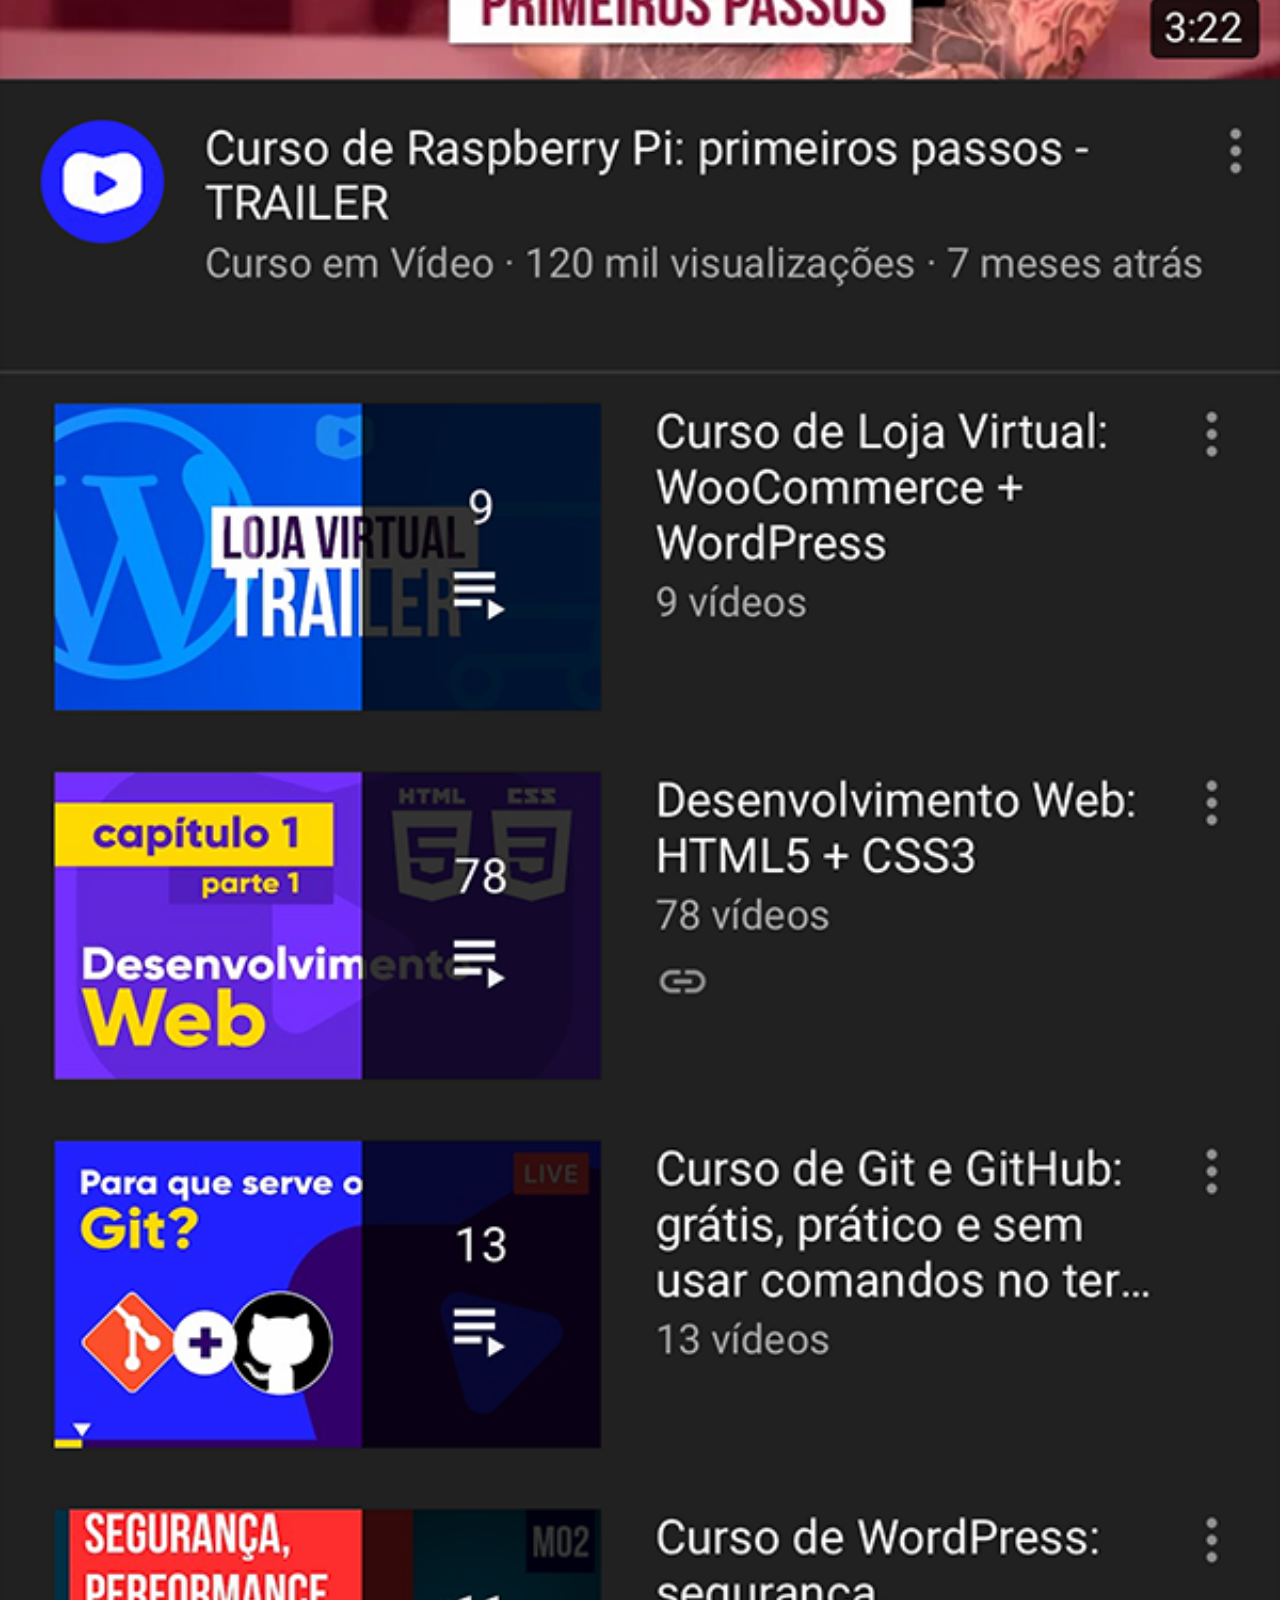
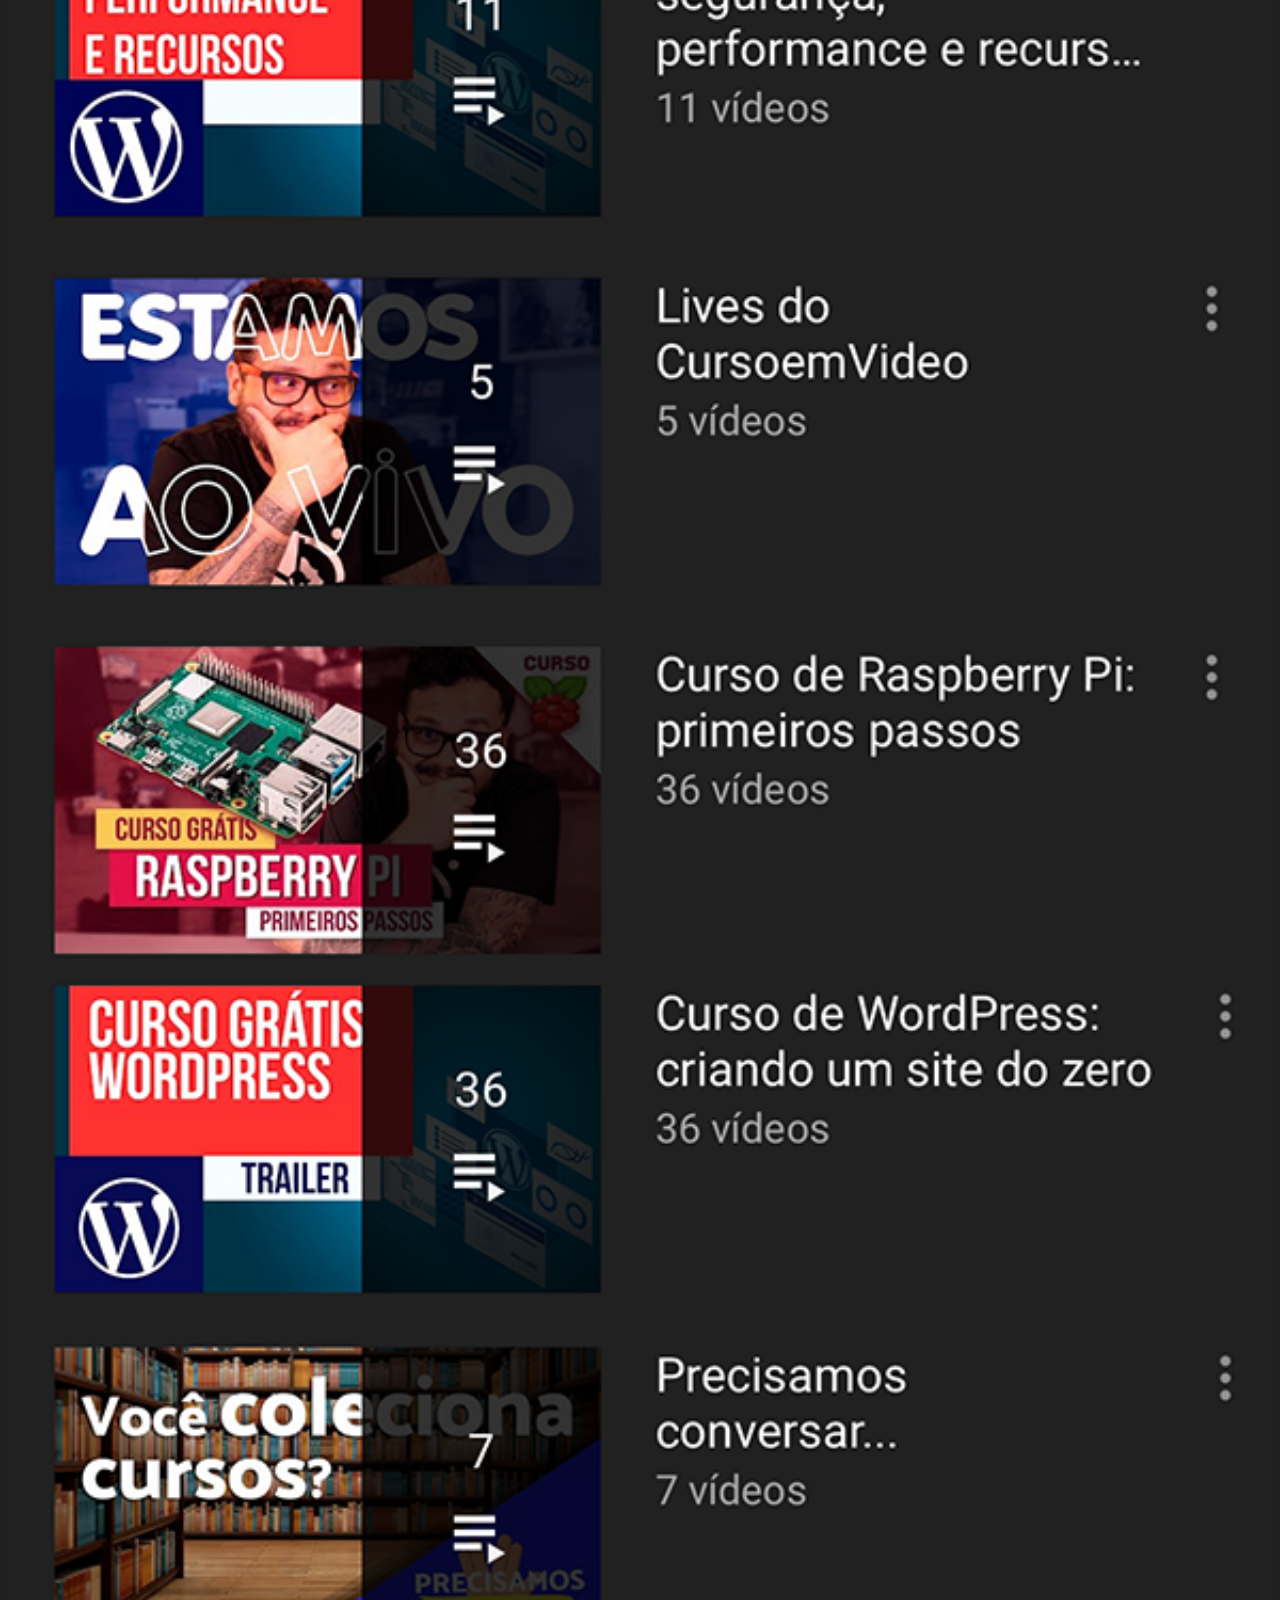
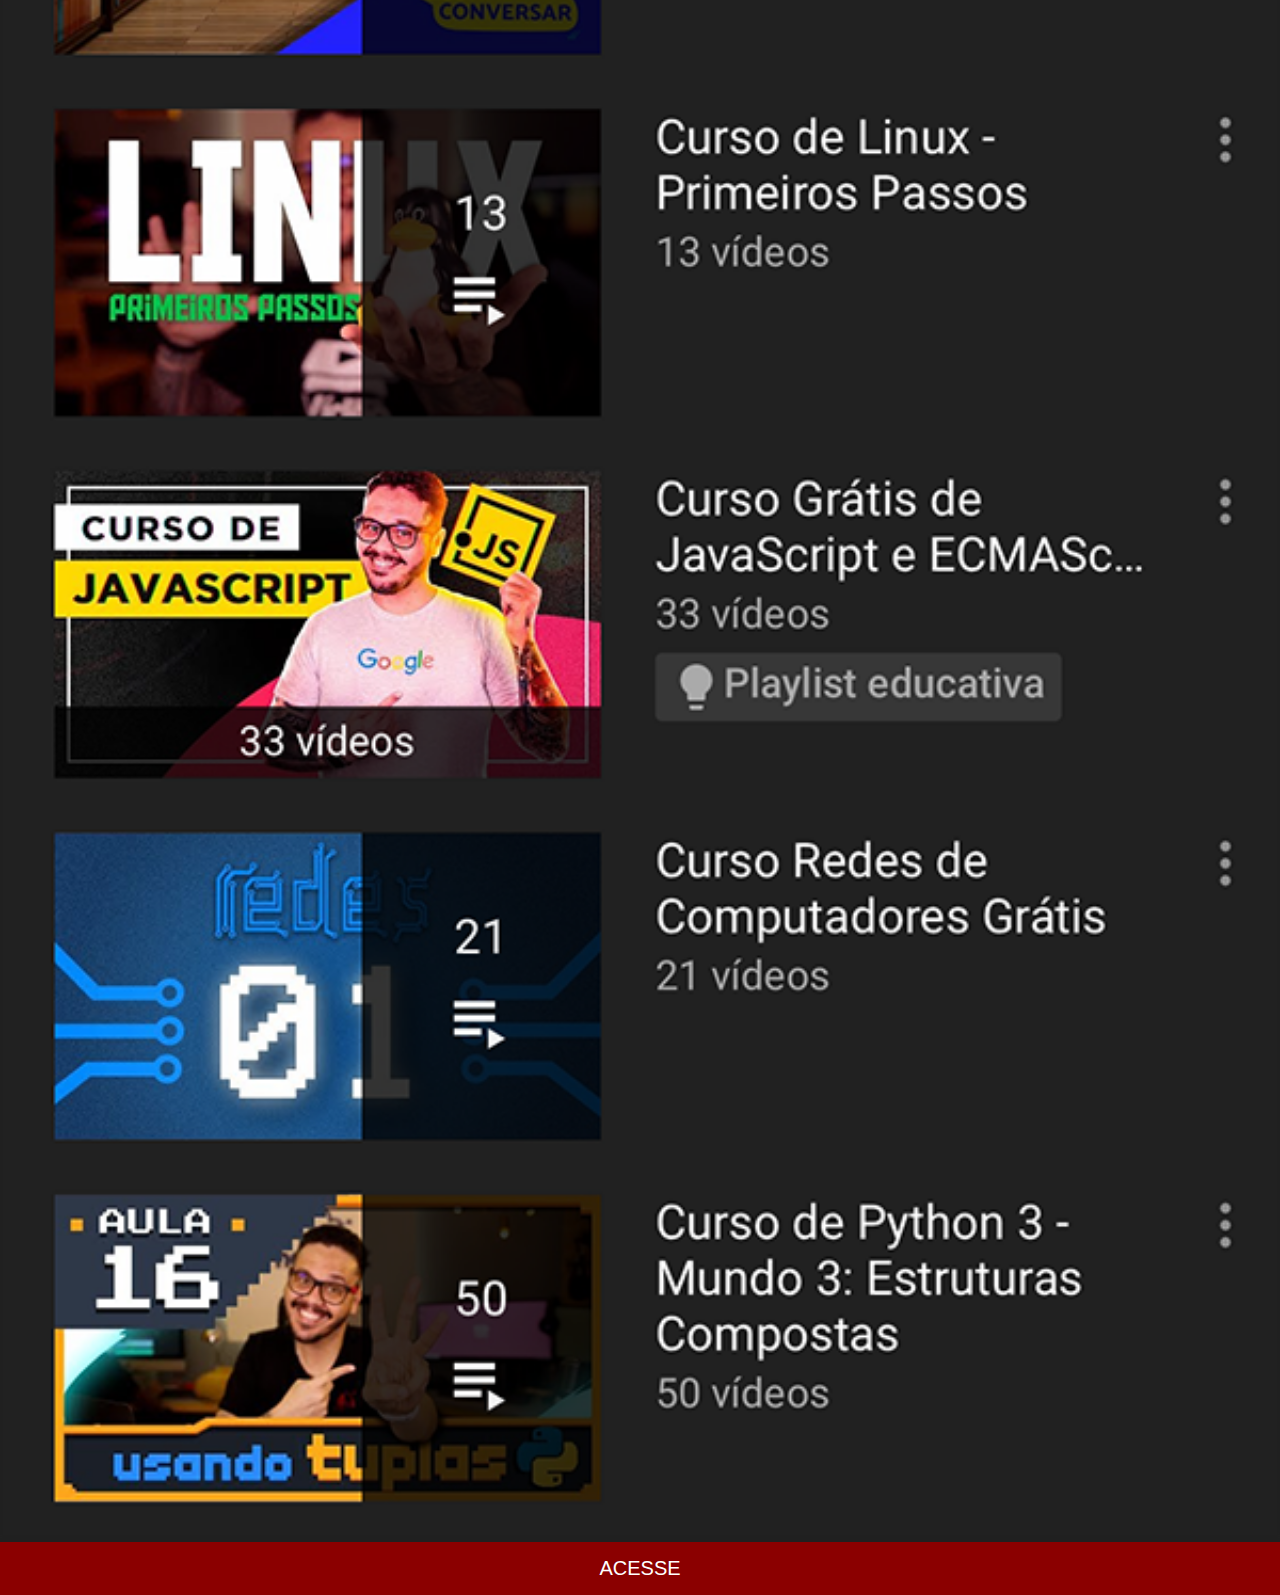
<file: telas/youtube.html>
<!DOCTYPE html>
<html lang="pt-br">
<head>
    <meta charset="UTF-8">
    <meta http-equiv="X-UA-Compatible" content="IE=edge">
    <meta name="viewport" content="width=device-width, initial-scale=1.0">
    <title>Document</title>
    <link rel="stylesheet" href="../style/youtube.css">
</head>
<body>

    <main>
        <img src="../imagens/tela-youtube.png" alt="página do youtube">
        <a href="https://www.youtube.com/c/CursoemV%C3%ADdeo/videos" target="_blank" rel="external">
            <div>
                <p>ACESSE</p>
            </div>
        </a>
    </main>

</body>
</html>
</file>
<file: style/style.css>
@charset "UTF-8";

* {
    margin: 0;
    padding: 0;
    font-family: Arial, Helvetica, sans-serif;
}

body {
    background: #8f6c50 url("../imagens/fundo-madeira.jpg") center center no-repeat fixed;
    background-size: cover;
    display: flex;
    justify-content: flex-end;
}

main {
    position: absolute;
    left: 50%;
    top: 50%;
    transform: translate(-50%, -50%);
    display: inline-block;
    padding: 17px;
}

img.iphone {
    position: relative;
    width: 100%;
    height: 80vh;
    min-height: 470px;
    min-width: 250px;
}

iframe.tela {
    position: fixed;
    width: 76%;
    height: 60vh;
    min-height: 352.5px;
    border: 0;
    right: 12%;
    top: 15%;
}

nav > ul {
    list-style-type: none;
}

img.icones {
    height: 64px;
    width: 64px;
    border-radius: 50%;
}

img.icones:hover {
    border: 2px solid white;
}
</file>
<file: style/facebook.css>
@charset "UTF-8";

* {
    margin: 0;
    padding: 0;
}

body {
    background-color: white;
}

main {
    width: 100%;
}

img {
    position: relative;
    width: 100%;
}

a {
    text-decoration: none;
    color: white;
}

div {
    padding: 15px;
    font-size: 20px;
    font-family: Arial, Helvetica, sans-serif;
    text-align: center;
    background-color: darkred;
}

div:hover {
    background-color: red;
}
</file>
<file: style/github.css>
@charset "UTF-8";

* {
    margin: 0;
    padding: 0;
}

body {
    background-color: white;
}

main {
    width: 100%;
}

img {
    position: relative;
    width: 100%;
}

a {
    text-decoration: none;
    color: white;
}

div {
    padding: 15px;
    font-size: 20px;
    font-family: Arial, Helvetica, sans-serif;
    text-align: center;
    background-color: darkred;
}

div:hover {
    background-color: red;
}
</file>
<file: style/home.css>
@charset "UTF-8";

* {
    margin: 0;
    padding: 0;
}

body {
    background-color: black;
}

main {
    position: absolute;
    left: 50%;
    top: 50%;
    transform: translate(-50%, -50%);
    width: 99%;
    height: 98%;
}

img {
    position: relative;
    width: 100%;
    height: 100%;
}
</file>
<file: style/instagram.css>
@charset "UTF-8";

* {
    margin: 0;
    padding: 0;
}

body {
    background-color: black;
}

main {
    width: 100%;
}

img {
    position: relative;
    width: 100%;
}

a {
    text-decoration: none;
    color: white;
}

div {
    padding: 15px;
    font-size: 20px;
    font-family: Arial, Helvetica, sans-serif;
    text-align: center;
    background-color: darkred;
}

div:hover {
    background-color: red;
}
</file>
<file: style/twitter.css>
@charset "UTF-8";

* {
    margin: 0;
    padding: 0;
}

body {
    background-color: black;
}

main {
    width: 100%;
}

img {
    position: relative;
    width: 100%;
}

a {
    text-decoration: none;
    color: white;
}

div {
    padding: 15px;
    font-size: 20px;
    font-family: Arial, Helvetica, sans-serif;
    text-align: center;
    background-color: darkred;
}

div:hover {
    background-color: red;
}
</file>
<file: style/youtube.css>
@charset "UTF-8";

* {
    margin: 0;
    padding: 0;
}

body {
    background-color: #202020;
}

main {
    width: 100%;
}

img {
    position: relative;
    width: 100%;
}

a {
    text-decoration: none;
    color: white;
}

div {
    padding: 15px;
    font-size: 20px;
    font-family: Arial, Helvetica, sans-serif;
    text-align: center;
    background-color: darkred;
}

div:hover {
    background-color: red;
}
</file>
